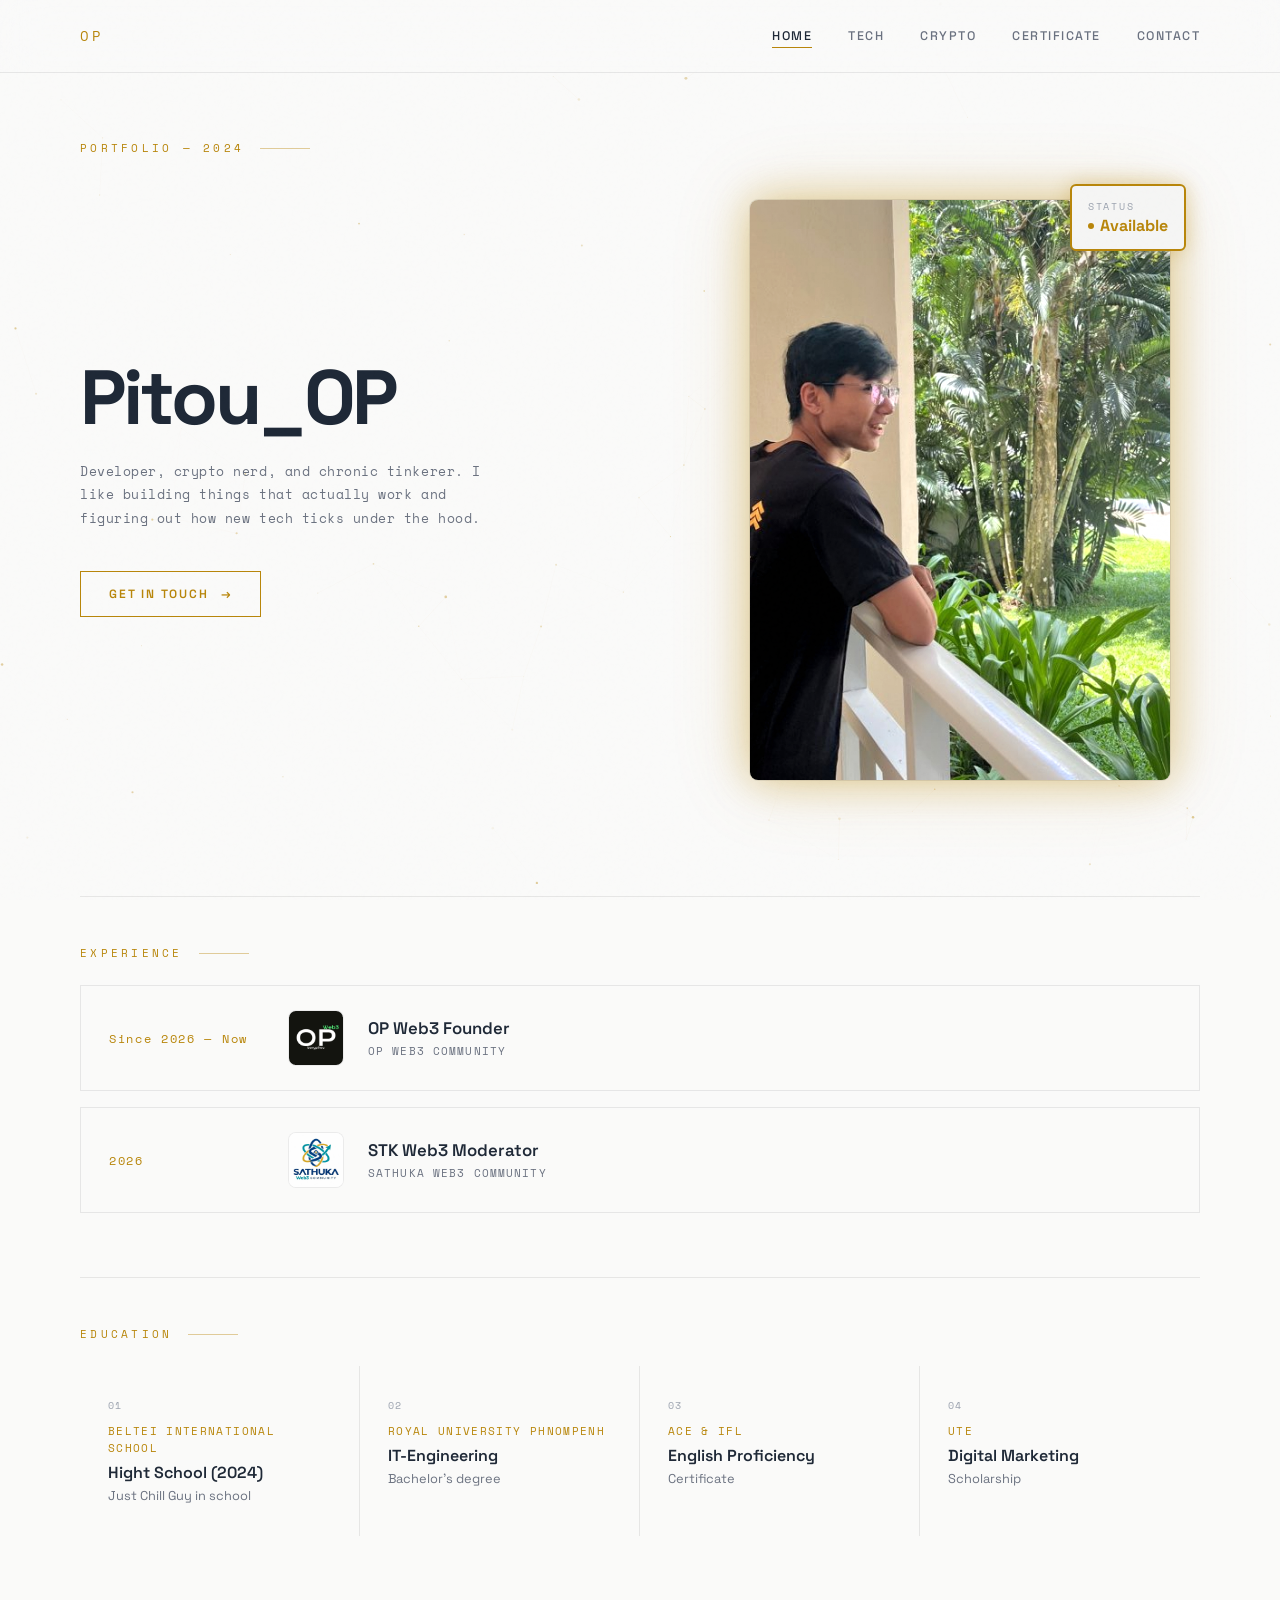
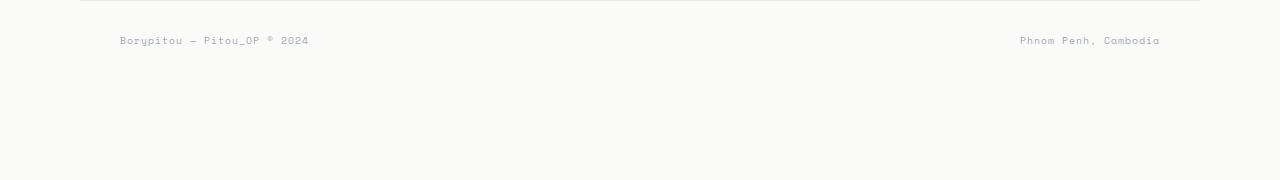
<file: index.html>
<!DOCTYPE html>
<html lang="en">
<head>
  <meta charset="UTF-8">
  <meta name="viewport" content="width=device-width, initial-scale=1.0">
  <title>Borypitou — Home</title>
  <link rel="preconnect" href="https://fonts.googleapis.com">
  <link rel="preconnect" href="https://fonts.gstatic.com" crossorigin>
  <link href="https://fonts.googleapis.com/css2?family=Space+Grotesk:wght@300;400;500;600;700&family=Space+Mono:wght@400;700&display=swap" rel="stylesheet">
  <style>
    *, *::before, *::after { margin: 0; padding: 0; box-sizing: border-box; }

    :root {
      --bg: #fafaf9;
      --surface: #f5f5f4;
      --surface2: #efefed;
      --border: rgba(0,0,0,0.08);
      --border-hover: rgba(0,0,0,0.14);
      --gold: #b8860b;
      --gold-light: #daa520;
      --blue: #2563eb;
      --text: #1f2937;
      --text-2: #6b7280;
      --text-3: #9ca3af;
      --ease: cubic-bezier(0.16, 1, 0.3, 1);
    }

    html { scroll-behavior: smooth; }

    body {
      font-family: 'Space Grotesk', sans-serif;
      background: var(--bg);
      color: var(--text);
      overflow-x: hidden;
      min-height: 100vh;
    }

    body::before {
      content: '';
      position: fixed;
      inset: 0;
      background-image: url("data:image/svg+xml,%3Csvg viewBox='0 0 256 256' xmlns='http://www.w3.org/2000/svg'%3E%3Cfilter id='n'%3E%3CfeTurbulence type='fractalNoise' baseFrequency='0.9' numOctaves='4' stitchTiles='stitch'/%3E%3C/filter%3E%3Crect width='100%25' height='100%25' filter='url(%23n)' opacity='0.04'/%3E%3C/svg%3E");
      pointer-events: none;
      z-index: 9999;
      opacity: 0.15;
    }

    #canvas {
      position: fixed;
      inset: 0;
      z-index: 0;
      pointer-events: none;
    }

    /* NAV */
    nav {
      position: fixed;
      top: 0; left: 0; right: 0;
      z-index: 100;
      padding: 1.5rem 0;
      border-bottom: 1px solid var(--border);
      background: rgba(250,250,249,0.85);
      backdrop-filter: blur(20px) saturate(1.5);
    }

    .nav-inner {
      max-width: 1200px;
      margin: 0 auto;
      padding: 0 2.5rem;
      display: flex;
      justify-content: space-between;
      align-items: center;
      gap: 1.5rem;
      position: relative;
    }

    .nav-logo {
      font-family: 'Space Mono', monospace;
      font-size: 0.85rem;
      letter-spacing: 0.2em;
      color: var(--gold);
      text-transform: uppercase;
      text-decoration: none;
      flex-shrink: 0;
    }

    .nav-links {
      display: flex;
      flex-wrap: wrap;
      gap: 2.25rem;
      list-style: none;
      align-items: center;
    }

    .nav-links a {
      font-size: 0.78rem;
      letter-spacing: 0.12em;
      text-transform: uppercase;
      font-weight: 500;
      color: var(--text-2);
      text-decoration: none;
      transition: color 0.25s;
      position: relative;
      padding-bottom: 4px;
      display: inline-flex;
      align-items: center;
      gap: 0.4rem;
    }

    .nav-links a::after {
      content: '';
      position: absolute;
      bottom: 0; left: 0; right: 0;
      height: 1px;
      background: var(--gold);
      transform: scaleX(0);
      transform-origin: left;
      transition: transform 0.3s var(--ease);
    }

    .nav-links a:hover { color: var(--text); }
    .nav-links a:hover::after,
    .nav-links a.active::after { transform: scaleX(1); }
    .nav-links a.active { color: var(--text); }

    .nav-toggle {
      display: none;
      flex-direction: column;
      justify-content: center;
      align-items: center;
      gap: 5px;
      width: 42px;
      height: 42px;
      background: transparent;
      border: 1px solid var(--border);
      border-radius: 4px;
      cursor: pointer;
      padding: 0;
      transition: border-color 0.25s;
    }

    .nav-toggle:hover { border-color: var(--gold); }

    .nav-toggle span {
      display: block;
      width: 18px;
      height: 1.5px;
      background: var(--text);
      transition: transform 0.3s var(--ease), opacity 0.2s;
    }

    .nav-toggle[aria-expanded="true"] span:nth-child(1) { transform: translateY(6.5px) rotate(45deg); }
    .nav-toggle[aria-expanded="true"] span:nth-child(2) { opacity: 0; }
    .nav-toggle[aria-expanded="true"] span:nth-child(3) { transform: translateY(-6.5px) rotate(-45deg); }

    /* PAGE */
    .page-wrap {
      position: relative;
      z-index: 1;
      max-width: 1200px;
      margin: 0 auto;
      padding: 140px 2.5rem 100px;
    }

    .section-label {
      font-family: 'Space Mono', monospace;
      font-size: 0.68rem;
      letter-spacing: 0.3em;
      text-transform: uppercase;
      color: var(--gold);
      margin-bottom: 1.5rem;
      display: flex;
      align-items: center;
      gap: 1rem;
    }

    .section-label::after {
      content: '';
      width: 50px;
      height: 1px;
      background: var(--gold);
      opacity: 0.4;
    }

    /* HERO */
    .hero-grid {
      display: grid;
      grid-template-columns: 1fr 480px;
      gap: 5rem;
      align-items: center;
      min-height: calc(100vh - 280px);
    }

    .hero-name {
      font-size: clamp(3.5rem, 6vw, 6.5rem);
      font-weight: 700;
      line-height: 0.9;
      letter-spacing: -0.04em;
      margin-bottom: 1.75rem;
    }

    .hero-name .line1 { display: block; color: var(--text); }
    .hero-name .line2 {
      display: block;
      color: transparent;
      -webkit-text-stroke: 1.5px var(--gold);
    }
    .hero-name .line3 {
      display: block;
      font-size: 0.28em;
      color: var(--text-2);
      -webkit-text-stroke: 0;
      letter-spacing: 0.15em;
      font-weight: 400;
      font-family: 'Space Mono', monospace;
      margin-top: 0.8rem;
    }

    .hero-tagline {
      font-family: 'Space Mono', monospace;
      font-size: 0.82rem;
      color: var(--text-2);
      letter-spacing: 0.04em;
      margin-bottom: 2.5rem;
      line-height: 1.8;
      max-width: 440px;
    }

    .hero-tagline strong { color: var(--gold); font-weight: 400; }

    .hero-cta {
      display: inline-flex;
      align-items: center;
      gap: 0.75rem;
      padding: 0.9rem 1.75rem;
      border: 1px solid var(--gold);
      color: var(--gold);
      text-decoration: none;
      font-size: 0.75rem;
      letter-spacing: 0.15em;
      text-transform: uppercase;
      font-weight: 600;
      transition: all 0.35s var(--ease);
      position: relative;
      overflow: hidden;
    }

    .hero-cta::before {
      content: '';
      position: absolute;
      inset: 0;
      background: var(--gold);
      transform: translateX(-100%);
      transition: transform 0.35s var(--ease);
    }

    .hero-cta:hover::before { transform: translateX(0); }
    .hero-cta:hover { color: var(--bg); }
    .hero-cta span { position: relative; z-index: 1; }

    /* PROFILE IMAGE */
    .hero-visual {
      position: relative;
      height: 580px;
      display: flex;
      align-items: center;
      justify-content: center;
    }

    .profile-frame {
      position: relative;
      width: 100%;
      height: 100%;
      max-width: 420px;
      perspective: 1000px;
    }

    .profile-frame-inner {
      position: relative;
      width: 100%;
      height: 100%;
      border-radius: 8px;
      overflow: hidden;
      box-shadow: 0 0 0 1px var(--border),
                  0 0 40px rgba(184, 134, 11, 0.4),
                  0 0 80px rgba(184, 134, 11, 0.2),
                  inset 0 0 20px rgba(184, 134, 11, 0.1);
      animation: glowPulse 3s ease-in-out infinite;
    }

    @keyframes glowPulse {
      0%, 100% {
        box-shadow: 0 0 0 1px var(--border),
                    0 0 40px rgba(184, 134, 11, 0.4),
                    0 0 80px rgba(184, 134, 11, 0.2),
                    inset 0 0 20px rgba(184, 134, 11, 0.1);
      }
      50% {
        box-shadow: 0 0 0 1px var(--border),
                    0 0 60px rgba(184, 134, 11, 0.6),
                    0 0 100px rgba(184, 134, 11, 0.3),
                    inset 0 0 30px rgba(184, 134, 11, 0.15);
      }
    }

    .profile-frame img {
      width: 100%;
      height: 100%;
      object-fit: cover;
      object-position: center;
      display: block;
      filter: grayscale(10%) contrast(1.1) brightness(1.02);
      transition: filter 0.5s;
    }

    .hero-visual:hover .profile-frame img {
      filter: grayscale(0%) contrast(1.15) brightness(1.05);
    }

    .profile-badge {
      position: absolute;
      top: -1rem; right: -1rem;
      background: var(--surface);
      border: 2px solid var(--gold);
      padding: 0.8rem 1rem;
      backdrop-filter: blur(10px);
      z-index: 2;
      border-radius: 6px;
      box-shadow: 0 0 20px rgba(184, 134, 11, 0.3);
    }

    .badge-label {
      font-family: 'Space Mono', monospace;
      font-size: 0.6rem;
      letter-spacing: 0.2em;
      color: var(--text-3);
      text-transform: uppercase;
    }

    .badge-value {
      font-size: 1rem;
      font-weight: 700;
      color: var(--gold);
      margin-top: 0.15rem;
      display: flex;
      align-items: center;
      gap: 0.4rem;
    }

    .badge-dot {
      width: 6px;
      height: 6px;
      border-radius: 50%;
      background: var(--gold);
      animation: blink 2s ease-in-out infinite;
    }

    @keyframes blink {
      0%, 100% { opacity: 1; }
      50% { opacity: 0.3; }
    }

    /* EXPERIENCE */
    .exp-strip {
      margin-top: 6rem;
      padding-top: 3rem;
      border-top: 1px solid var(--border);
    }

    .exp-list {
      display: flex;
      flex-direction: column;
      gap: 1rem;
    }

    .exp-item {
      display: flex;
      align-items: center;
      gap: 1.5rem;
      padding: 1.5rem 1.75rem;
      border: 1px solid var(--border);
      background: rgba(250, 250, 249, 0.7);
      position: relative;
      transition: background 0.3s, border-color 0.3s;
    }

    .exp-item:hover {
      background: rgba(200, 169, 110, 0.04);
      border-color: var(--border-hover);
    }

    .exp-item::before {
      content: '';
      position: absolute;
      top: 0; left: 0; right: 0;
      height: 2px;
      background: var(--gold);
      transform: scaleX(0);
      transform-origin: left;
      transition: transform 0.4s var(--ease);
    }

    .exp-item:hover::before { transform: scaleX(1); }

    .exp-year {
      font-family: 'Space Mono', monospace;
      font-size: 0.75rem;
      letter-spacing: 0.14em;
      color: var(--gold);
      min-width: 155px;
      flex-shrink: 0;
    }

    .exp-logo {
      width: 56px;
      height: 56px;
      border-radius: 8px;
      border: 1px solid var(--border);
      background: #ffffff;
      object-fit: cover;
      flex-shrink: 0;
    }

    .exp-info {
      display: flex;
      flex-direction: column;
      gap: 0.2rem;
    }

    .exp-role {
      font-size: 1.05rem;
      font-weight: 600;
      color: var(--text);
    }

    .exp-org {
      font-family: 'Space Mono', monospace;
      font-size: 0.7rem;
      letter-spacing: 0.1em;
      color: var(--text-2);
      text-transform: uppercase;
    }

    /* EDUCATION */
    .edu-strip {
      margin-top: 4rem;
      padding-top: 3rem;
      border-top: 1px solid var(--border);
    }

    .edu-grid {
      display: grid;
      grid-template-columns: repeat(4, 1fr);
    }

    .edu-item {
      padding: 2rem 1.75rem;
      border-right: 1px solid var(--border);
      position: relative;
      transition: background 0.3s;
    }

    .edu-item:last-child { border-right: none; }
    .edu-item:hover { background: rgba(200,169,110,0.03); }

    .edu-item::before {
      content: '';
      position: absolute;
      top: 0; left: 0; right: 0;
      height: 2px;
      background: var(--gold);
      transform: scaleX(0);
      transform-origin: left;
      transition: transform 0.4s var(--ease);
    }

    .edu-item:hover::before { transform: scaleX(1); }

    .edu-num {
      font-family: 'Space Mono', monospace;
      font-size: 0.6rem;
      color: var(--text-3);
      letter-spacing: 0.15em;
      margin-bottom: 0.6rem;
    }

    .edu-inst {
      font-size: 0.7rem;
      font-family: 'Space Mono', monospace;
      letter-spacing: 0.12em;
      color: var(--gold);
      text-transform: uppercase;
      margin-bottom: 0.4rem;
    }

    .edu-name {
      font-size: 1rem;
      font-weight: 600;
      color: var(--text);
      margin-bottom: 0.25rem;
    }

    .edu-detail {
      font-size: 0.8rem;
      color: var(--text-2);
    }

    /* FADE ANIMATION */
    .fade-up {
      opacity: 0;
      transform: translateY(28px);
      transition: opacity 0.7s var(--ease), transform 0.7s var(--ease);
    }

    .fade-up.v { opacity: 1; transform: translateY(0); }

    /* FOOTER */
    footer {
      border-top: 1px solid var(--border);
      padding: 2rem 2.5rem;
      display: flex;
      justify-content: space-between;
      align-items: center;
      flex-wrap: wrap;
      gap: 0.75rem;
      max-width: 1200px;
      margin: 4rem auto 0;
    }

    footer span {
      font-family: 'Space Mono', monospace;
      font-size: 0.62rem;
      color: var(--text-3);
      letter-spacing: 0.1em;
    }

    /* RESPONSIVE */
    @media (max-width: 960px) {
      .nav-inner { padding: 0 1.5rem; }
      .nav-links { gap: 1.4rem; }
      .hero-grid { grid-template-columns: 1fr; gap: 3rem; }
      .hero-visual { height: 400px; order: -1; }
      .edu-grid { grid-template-columns: repeat(2, 1fr); }
      .edu-item:nth-child(2) { border-right: none; }
      .edu-item:nth-child(1),
      .edu-item:nth-child(2) { border-bottom: 1px solid var(--border); }
    }

    @media (max-width: 768px) {
      nav { padding: 1rem 0; }
      .nav-toggle { display: flex; }
      .nav-links {
        display: none;
        position: absolute;
        top: calc(100% + 1rem + 1px);
        left: 0;
        right: 0;
        flex-direction: column;
        align-items: stretch;
        gap: 0;
        background: rgba(250, 250, 249, 0.97);
        backdrop-filter: blur(20px) saturate(1.5);
        border-bottom: 1px solid var(--border);
        padding: 0.5rem 1.5rem 1rem;
        box-shadow: 0 12px 30px rgba(0, 0, 0, 0.06);
      }
      .nav-links.open { display: flex; }
      .nav-links li { width: 100%; }
      .nav-links a {
        width: 100%;
        padding: 0.9rem 0;
        border-bottom: 1px solid var(--border);
        justify-content: space-between;
      }
      .nav-links li:last-child a { border-bottom: none; }
      .nav-links a::after { display: none; }
      .nav-links a.active { color: var(--gold); }
    }

    @media (max-width: 600px) {
      .page-wrap { padding: 110px 1.5rem 80px; }
      .exp-item { flex-wrap: wrap; gap: 1rem; padding: 1.25rem; }
      .exp-year { min-width: 0; width: 100%; }
      .edu-grid { grid-template-columns: 1fr; }
      .edu-item { border-right: none; border-bottom: 1px solid var(--border); }
      .edu-item:last-child { border-bottom: none; }
    }
  </style>
</head>
<body>

<canvas id="canvas"></canvas>

<nav aria-label="Primary">
  <div class="nav-inner">
    <a href="index.html" class="nav-logo">OP</a>
    <button type="button" class="nav-toggle" aria-expanded="false" aria-controls="nav-menu" aria-label="Toggle navigation">
      <span></span>
      <span></span>
      <span></span>
    </button>
    <ul class="nav-links" id="nav-menu">
      <li><a href="index.html" class="active" aria-current="page">Home</a></li>
      <li><a href="tech.html">Tech</a></li>
      <li><a href="crypto.html">Crypto</a></li>
      <li><a href="certificate.html">Certificate</a></li>
      <li><a href="contact.html">Contact</a></li>
    </ul>
  </div>
</nav>

<div class="page-wrap">
  <div class="section-label">Portfolio — 2024</div>

  <div class="hero-grid">
    <div class="hero-content">
      <h1 class="hero-name fade-up">
        <span class="line1">Pitou_OP</span>
      </h1>
      <p class="hero-tagline fade-up">
        Developer, crypto nerd, and chronic tinkerer. I like building things that actually work and figuring out how new tech ticks under the hood.
      </p>
      <a href="contact.html" class="hero-cta fade-up">
        <span>Get in touch</span>
        <span>&#x2192;</span>
      </a>
    </div>

    <div class="hero-visual fade-up">
      <div class="profile-frame">
        <div class="profile-frame-inner">
          <img src="images/profile/photo.jpg" alt="Borypitou">
        </div>
        <div class="profile-badge">
          <div class="badge-label">Status</div>
          <div class="badge-value">
            <div class="badge-dot"></div>
            Available
          </div>
        </div>
      </div>
    </div>
  </div>

  <div class="exp-strip fade-up">
    <div class="section-label">Experience</div>
    <div class="exp-list">
      <div class="exp-item">
        <div class="exp-year">Since 2026 &mdash; Now</div>
        <img src="images/logo/opweb3_logo.jpg" alt="OP Web3 Community logo" class="exp-logo">
        <div class="exp-info">
          <div class="exp-role">OP Web3 Founder</div>
          <div class="exp-org">OP Web3 Community</div>
        </div>
      </div>
      <div class="exp-item">
        <div class="exp-year">2026</div>
        <img src="images/logo/stkweb3_logo.jpg" alt="STK Web3 Community logo" class="exp-logo">
        <div class="exp-info">
          <div class="exp-role">STK Web3 Moderator</div>
          <div class="exp-org">Sathuka Web3 Community</div>
        </div>
      </div>
    </div>
  </div>

  <div class="edu-strip fade-up">
    <div class="section-label">Education</div>
    <div class="edu-grid">
      <div class="edu-item">
        <div class="edu-num">01</div>
        <div class="edu-inst">Beltei international school</div>
        <div class="edu-name">Hight School (2024)</div>
        <div class="edu-detail">Just Chill Guy in school</div>
      </div>
      <div class="edu-item">
        <div class="edu-num">02</div>
        <div class="edu-inst">Royal University PhnomPenh</div>
        <div class="edu-name">IT-Engineering</div>
        <div class="edu-detail">Bachelor's degree</div>
      </div>
      <div class="edu-item">
        <div class="edu-num">03</div>
        <div class="edu-inst">ACE &amp; IFL</div>
        <div class="edu-name">English Proficiency</div>
        <div class="edu-detail">Certificate</div>
      </div>
      <div class="edu-item">
        <div class="edu-num">04</div>
        <div class="edu-inst">UTE</div>
        <div class="edu-name">Digital Marketing</div>
        <div class="edu-detail">Scholarship</div>
      </div>
    </div>
  </div>

  <footer>
    <span>Borypitou &mdash; Pitou_OP &copy; 2024</span>
    <span>Phnom Penh, Cambodia</span>
  </footer>
</div>

<script>
  // Particle canvas
  const canvas = document.getElementById('canvas');
  const ctx = canvas.getContext('2d');
  let W, H, particles = [];

  function resize() { W = canvas.width = window.innerWidth; H = canvas.height = window.innerHeight; }
  resize();
  window.addEventListener('resize', resize);

  class P {
    constructor() { this.reset(); }
    reset() {
      this.x = Math.random() * W; this.y = Math.random() * H;
      this.r = Math.random() * 1.2 + 0.3;
      this.vx = (Math.random() - 0.5) * 0.3; this.vy = (Math.random() - 0.5) * 0.3;
      this.a = Math.random() * 0.35 + 0.05;
    }
    update() {
      this.x += this.vx; this.y += this.vy;
      if (this.x < 0 || this.x > W || this.y < 0 || this.y > H) this.reset();
    }
    draw() {
      ctx.beginPath(); ctx.arc(this.x, this.y, this.r, 0, Math.PI * 2);
      ctx.fillStyle = `rgba(184,134,11,${this.a})`; ctx.fill();
    }
  }

  for (let i = 0; i < 80; i++) particles.push(new P());

  function loop() {
    ctx.clearRect(0, 0, W, H);
    particles.forEach(p => { p.update(); p.draw(); });
    for (let i = 0; i < particles.length; i++) {
      for (let j = i + 1; j < particles.length; j++) {
        const dx = particles[i].x - particles[j].x, dy = particles[i].y - particles[j].y;
        const d = Math.sqrt(dx*dx + dy*dy);
        if (d < 120) {
          ctx.beginPath(); ctx.moveTo(particles[i].x, particles[i].y); ctx.lineTo(particles[j].x, particles[j].y);
          ctx.strokeStyle = `rgba(184,134,11,${0.07 * (1 - d/120)})`; ctx.lineWidth = 0.5; ctx.stroke();
        }
      }
    }
    requestAnimationFrame(loop);
  }
  loop();

  // Fade in
  const obs = new IntersectionObserver(entries => {
    entries.forEach(e => { if (e.isIntersecting) e.target.classList.add('v'); });
  }, { threshold: 0.08 });
  document.querySelectorAll('.fade-up').forEach(el => obs.observe(el));

  // Mobile nav toggle
  const navToggle = document.querySelector('.nav-toggle');
  const navMenu = document.getElementById('nav-menu');
  if (navToggle && navMenu) {
    const closeMenu = () => {
      navToggle.setAttribute('aria-expanded', 'false');
      navMenu.classList.remove('open');
    };
    navToggle.addEventListener('click', () => {
      const expanded = navToggle.getAttribute('aria-expanded') === 'true';
      navToggle.setAttribute('aria-expanded', String(!expanded));
      navMenu.classList.toggle('open', !expanded);
    });
    navMenu.querySelectorAll('a').forEach(link => link.addEventListener('click', closeMenu));
    document.addEventListener('click', e => {
      if (!e.target.closest('nav')) closeMenu();
    });
    document.addEventListener('keydown', e => {
      if (e.key === 'Escape') closeMenu();
    });
    window.addEventListener('resize', () => {
      if (window.innerWidth > 768) closeMenu();
    });
  }
</script>
</body>
</html>
</file>
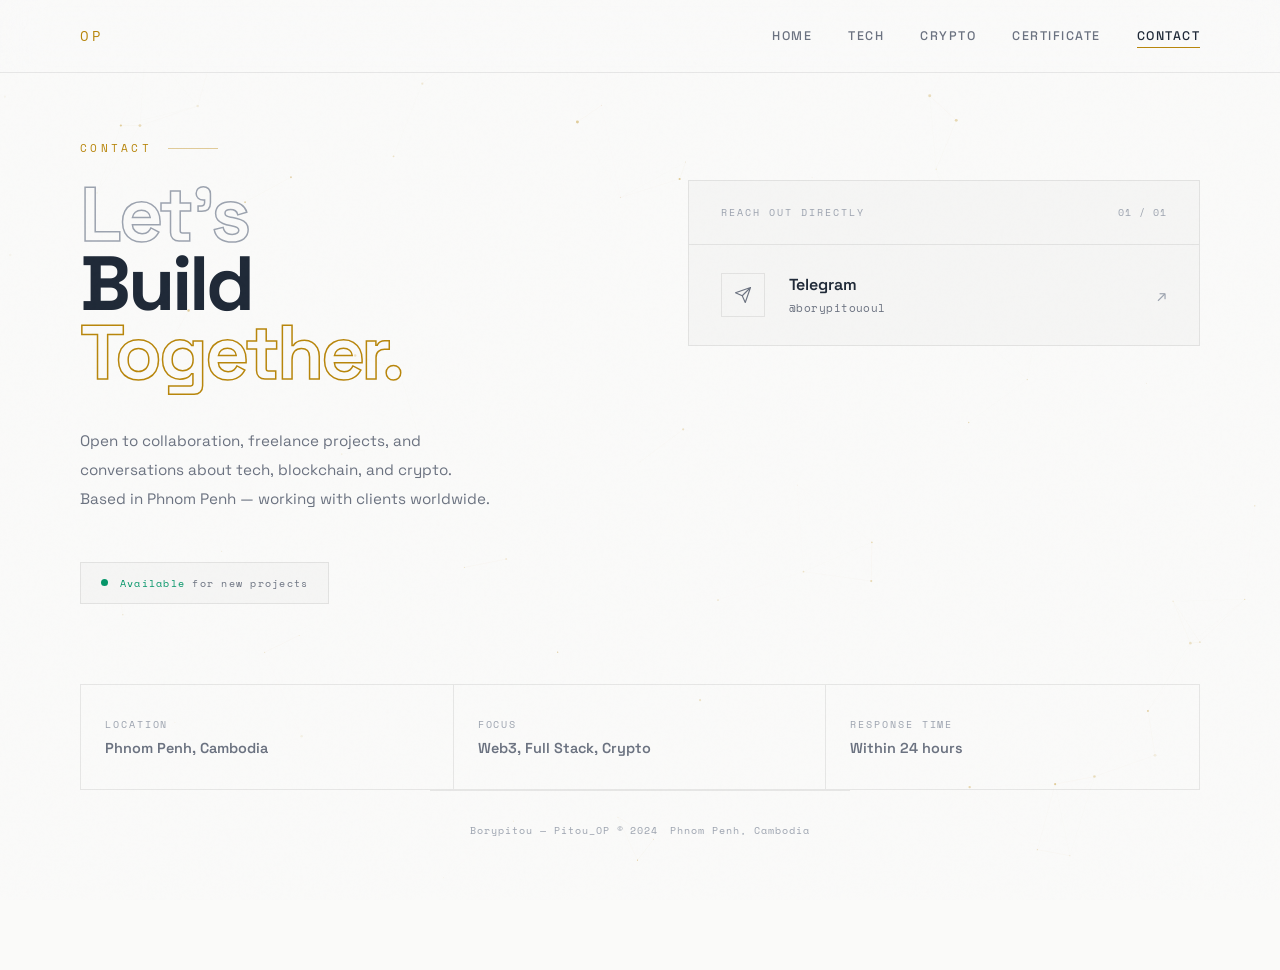
<file: contact.html>
<!DOCTYPE html>
<html lang="en">
<head>
  <meta charset="UTF-8">
  <meta name="viewport" content="width=device-width, initial-scale=1.0">
  <title>Borypitou — Contact</title>
  <link rel="preconnect" href="https://fonts.googleapis.com">
  <link rel="preconnect" href="https://fonts.gstatic.com" crossorigin>
  <link href="https://fonts.googleapis.com/css2?family=Space+Grotesk:wght@300;400;500;600;700&family=Space+Mono:wght@400;700&display=swap" rel="stylesheet">
  <style>
    *, *::before, *::after { margin: 0; padding: 0; box-sizing: border-box; }

    :root {
      --bg: #fafaf9;
      --surface: #f5f5f4;
      --surface2: #efefed;
      --border: rgba(0,0,0,0.08);
      --border-hover: rgba(0,0,0,0.14);
      --gold: #b8860b;
      --blue: #2563eb;
      --text: #1f2937;
      --text-2: #6b7280;
      --text-3: #9ca3af;
      --green: #059669;
      --ease: cubic-bezier(0.16, 1, 0.3, 1);
    }

    html { scroll-behavior: smooth; }
    body {
      font-family: 'Space Grotesk', sans-serif;
      background: var(--bg); color: var(--text);
      overflow-x: hidden; min-height: 100vh;
    }

    body::before {
      content: ''; position: fixed; inset: 0;
      background-image: url("data:image/svg+xml,%3Csvg viewBox='0 0 256 256' xmlns='http://www.w3.org/2000/svg'%3E%3Cfilter id='n'%3E%3CfeTurbulence type='fractalNoise' baseFrequency='0.9' numOctaves='4' stitchTiles='stitch'/%3E%3C/filter%3E%3Crect width='100%25' height='100%25' filter='url(%23n)' opacity='0.04'/%3E%3C/svg%3E");
      pointer-events: none; z-index: 9999; opacity: 0.4;
    }

    #canvas { position: fixed; inset: 0; z-index: 0; pointer-events: none; }

    nav {
      position: fixed; top: 0; left: 0; right: 0; z-index: 100;
      padding: 1.5rem 0; border-bottom: 1px solid var(--border);
      background: rgba(250,250,249,0.85); backdrop-filter: blur(20px) saturate(1.5);
    }

    .nav-inner {
      max-width: 1200px; margin: 0 auto; padding: 0 2.5rem;
      display: flex; justify-content: space-between; align-items: center; gap: 1.5rem;
      position: relative;
    }

    .nav-logo {
      font-family: 'Space Mono', monospace; font-size: 0.85rem;
      letter-spacing: 0.2em; color: var(--gold); text-transform: uppercase; text-decoration: none;
      flex-shrink: 0;
    }

    .nav-links { display: flex; flex-wrap: wrap; gap: 2.25rem; list-style: none; align-items: center; }

    .nav-links a {
      font-size: 0.78rem; letter-spacing: 0.12em; text-transform: uppercase;
      font-weight: 500; color: var(--text-2); text-decoration: none;
      transition: color 0.25s; position: relative; padding-bottom: 4px;
      display: inline-flex; align-items: center; gap: 0.4rem;
    }

    .nav-links a::after {
      content: ''; position: absolute; bottom: 0; left: 0; right: 0;
      height: 1px; background: var(--gold);
      transform: scaleX(0); transform-origin: left; transition: transform 0.3s var(--ease);
    }

    .nav-links a:hover { color: var(--text); }
    .nav-links a:hover::after, .nav-links a.active::after { transform: scaleX(1); }
    .nav-links a.active { color: var(--text); }

    .nav-toggle {
      display: none;
      flex-direction: column;
      justify-content: center;
      align-items: center;
      gap: 5px;
      width: 42px;
      height: 42px;
      background: transparent;
      border: 1px solid var(--border);
      border-radius: 4px;
      cursor: pointer;
      padding: 0;
      transition: border-color 0.25s;
    }

    .nav-toggle:hover { border-color: var(--gold); }

    .nav-toggle span {
      display: block;
      width: 18px;
      height: 1.5px;
      background: var(--text);
      transition: transform 0.3s var(--ease), opacity 0.2s;
    }

    .nav-toggle[aria-expanded="true"] span:nth-child(1) { transform: translateY(6.5px) rotate(45deg); }
    .nav-toggle[aria-expanded="true"] span:nth-child(2) { opacity: 0; }
    .nav-toggle[aria-expanded="true"] span:nth-child(3) { transform: translateY(-6.5px) rotate(-45deg); }

    .page-wrap {
      position: relative; z-index: 1;
      max-width: 1200px; margin: 0 auto;
      padding: 140px 2.5rem 100px;
      min-height: 100vh;
      display: flex; flex-direction: column; justify-content: center;
    }

    .section-label {
      font-family: 'Space Mono', monospace; font-size: 0.68rem;
      letter-spacing: 0.3em; text-transform: uppercase; color: var(--gold);
      margin-bottom: 1.5rem; display: flex; align-items: center; gap: 1rem;
    }

    .section-label::after {
      content: ''; width: 50px; height: 1px; background: var(--gold); opacity: 0.4;
    }

    /* MAIN GRID */
    .contact-grid {
      display: grid;
      grid-template-columns: 1fr 1fr;
      gap: 6rem;
      align-items: start;
      margin-bottom: 5rem;
    }

    /* LEFT */
    .contact-headline {
      font-size: clamp(3.5rem, 6vw, 6rem);
      font-weight: 700;
      letter-spacing: -0.04em;
      line-height: 0.9;
      margin-bottom: 2.5rem;
    }

    .contact-headline .stroke {
      color: transparent;
      -webkit-text-stroke: 1.5px var(--text-3);
    }

    .contact-headline .gold-stroke {
      color: transparent;
      -webkit-text-stroke: 1.5px var(--gold);
    }

    .contact-sub {
      color: var(--text-2); line-height: 1.9; font-size: 0.95rem;
      max-width: 420px; margin-bottom: 3rem;
    }

    .availability {
      display: inline-flex; align-items: center; gap: 0.75rem;
      border: 1px solid var(--border);
      padding: 0.75rem 1.25rem;
      background: var(--surface);
    }

    .avail-dot {
      width: 7px; height: 7px; border-radius: 50%;
      background: var(--green); animation: blink 2s ease-in-out infinite;
    }

    @keyframes blink { 0%,100%{opacity:1} 50%{opacity:0.15} }

    .avail-text {
      font-family: 'Space Mono', monospace; font-size: 0.65rem;
      color: var(--text-2); letter-spacing: 0.12em;
    }

    .avail-text strong { color: var(--green); font-weight: 400; }

    /* RIGHT — CONTACT CARD */
    .contact-card {
      background: var(--surface);
      border: 1px solid var(--border);
      padding: 0;
      overflow: hidden;
    }

    .card-header {
      padding: 1.5rem 2rem;
      border-bottom: 1px solid var(--border);
      display: flex; justify-content: space-between; align-items: center;
    }

    .card-header-label {
      font-family: 'Space Mono', monospace; font-size: 0.62rem;
      letter-spacing: 0.2em; color: var(--text-3); text-transform: uppercase;
    }

    .card-header-num {
      font-family: 'Space Mono', monospace; font-size: 0.62rem;
      color: var(--text-3); letter-spacing: 0.1em;
    }

    .contact-link-item {
      display: flex; align-items: center; gap: 1.5rem;
      padding: 1.75rem 2rem;
      border-bottom: 1px solid var(--border);
      text-decoration: none; color: var(--text);
      transition: all 0.3s var(--ease);
      position: relative; overflow: hidden;
    }

    .contact-link-item:last-child { border-bottom: none; }

    .contact-link-item::before {
      content: '';
      position: absolute; inset: 0;
      background: rgba(200,169,110,0.04);
      transform: translateX(-100%);
      transition: transform 0.4s var(--ease);
    }

    .contact-link-item:hover::before { transform: translateX(0); }

    .cl-icon {
      width: 44px; height: 44px;
      border: 1px solid var(--border);
      display: flex; align-items: center; justify-content: center;
      flex-shrink: 0; position: relative; z-index: 1;
      transition: border-color 0.3s, background 0.3s;
    }

    .contact-link-item:hover .cl-icon {
      border-color: var(--gold);
      background: rgba(200,169,110,0.06);
    }

    .cl-icon svg { width: 18px; height: 18px; color: var(--text-2); transition: color 0.3s; }
    .contact-link-item:hover .cl-icon svg { color: var(--gold); }

    .cl-info { flex: 1; position: relative; z-index: 1; }

    .cl-label {
      font-size: 1rem; font-weight: 600; color: var(--text);
      margin-bottom: 0.2rem; transition: color 0.3s;
    }

    .contact-link-item:hover .cl-label { color: var(--gold); }

    .cl-handle {
      font-family: 'Space Mono', monospace; font-size: 0.7rem;
      color: var(--text-2); letter-spacing: 0.04em;
    }

    .cl-arrow {
      font-size: 1rem; color: var(--text-3);
      position: relative; z-index: 1;
      transition: transform 0.3s var(--ease), color 0.3s;
    }

    .contact-link-item:hover .cl-arrow {
      transform: translate(4px, -4px);
      color: var(--gold);
    }

    /* BOTTOM STRIP */
    .bottom-strip {
      border: 1px solid var(--border);
      display: grid;
      grid-template-columns: repeat(3, 1fr);
    }

    .strip-item {
      padding: 2rem 1.5rem;
      border-right: 1px solid var(--border);
    }

    .strip-item:last-child { border-right: none; }

    .strip-label {
      font-family: 'Space Mono', monospace; font-size: 0.6rem;
      letter-spacing: 0.2em; color: var(--text-3); text-transform: uppercase;
      margin-bottom: 0.5rem;
    }

    .strip-value {
      font-size: 0.9rem; font-weight: 600; color: var(--text-2);
    }

    /* FADE */
    .fade-up { opacity: 0; transform: translateY(28px); transition: opacity 0.7s var(--ease), transform 0.7s var(--ease); }
    .fade-up.v { opacity: 1; transform: translateY(0); }

    footer {
      border-top: 1px solid var(--border); padding: 2rem 2.5rem;
      display: flex; justify-content: space-between; align-items: center;
      flex-wrap: wrap; gap: 0.75rem;
      max-width: 1200px; margin: 0 auto;
    }

    footer span {
      font-family: 'Space Mono', monospace; font-size: 0.62rem;
      color: var(--text-3); letter-spacing: 0.1em;
    }

    @media (max-width: 900px) {
      .nav-inner { padding: 0 1.5rem; }
      .nav-links { gap: 1.4rem; }
      .contact-grid { grid-template-columns: 1fr; gap: 3rem; }
      .bottom-strip { grid-template-columns: 1fr; }
      .strip-item { border-right: none; border-bottom: 1px solid var(--border); }
      .strip-item:last-child { border-bottom: none; }
    }

    @media (max-width: 768px) {
      nav { padding: 1rem 0; }
      .nav-toggle { display: flex; }
      .nav-links {
        display: none;
        position: absolute;
        top: calc(100% + 1rem + 1px);
        left: 0;
        right: 0;
        flex-direction: column;
        align-items: stretch;
        gap: 0;
        background: rgba(250, 250, 249, 0.97);
        backdrop-filter: blur(20px) saturate(1.5);
        border-bottom: 1px solid var(--border);
        padding: 0.5rem 1.5rem 1rem;
        box-shadow: 0 12px 30px rgba(0, 0, 0, 0.06);
      }
      .nav-links.open { display: flex; }
      .nav-links li { width: 100%; }
      .nav-links a {
        width: 100%;
        padding: 0.9rem 0;
        border-bottom: 1px solid var(--border);
        justify-content: space-between;
      }
      .nav-links li:last-child a { border-bottom: none; }
      .nav-links a::after { display: none; }
      .nav-links a.active { color: var(--gold); }
    }

    @media (max-width: 600px) {
      .page-wrap { padding: 110px 1.5rem 80px; }
      .contact-headline { font-size: 3rem; }
    }
  </style>
</head>
<body>

<canvas id="canvas"></canvas>

<nav aria-label="Primary">
  <div class="nav-inner">
    <a href="index.html" class="nav-logo">OP</a>
    <button type="button" class="nav-toggle" aria-expanded="false" aria-controls="nav-menu" aria-label="Toggle navigation">
      <span></span>
      <span></span>
      <span></span>
    </button>
    <ul class="nav-links" id="nav-menu">
      <li><a href="index.html">Home</a></li>
      <li><a href="tech.html">Tech</a></li>
      <li><a href="crypto.html">Crypto</a></li>
      <li><a href="certificate.html">Certificate</a></li>
      <li><a href="contact.html" class="active" aria-current="page">Contact</a></li>
    </ul>
  </div>
</nav>

<div class="page-wrap">
  <div class="section-label">Contact</div>

  <div class="contact-grid">
    <div class="fade-up">
      <h1 class="contact-headline">
        <span class="stroke">Let's</span><br>
        Build<br>
        <span class="gold-stroke">Together.</span>
      </h1>
      <p class="contact-sub">
        Open to collaboration, freelance projects, and conversations about tech, blockchain, and crypto. Based in Phnom Penh — working with clients worldwide.
      </p>
      <div class="availability">
        <div class="avail-dot"></div>
        <span class="avail-text"><strong>Available</strong> for new projects</span>
      </div>
    </div>

    <div class="contact-card fade-up">
      <div class="card-header">
        <div class="card-header-label">Reach out directly</div>
        <div class="card-header-num">01 / 01</div>
      </div>
      <a href="https://t.me/borypitououl" class="contact-link-item" target="_blank" rel="noopener noreferrer">
        <div class="cl-icon">
          <svg viewBox="0 0 24 24" fill="none" stroke="currentColor" stroke-width="1.5" stroke-linecap="round" stroke-linejoin="round">
            <path d="M22 2L11 13M22 2L15 22l-4-9-9-4 20-7z"/>
          </svg>
        </div>
        <div class="cl-info">
          <div class="cl-label">Telegram</div>
          <div class="cl-handle">@borypitououl</div>
        </div>
        <div class="cl-arrow">&#x2197;</div>
      </a>
    </div>
  </div>

  <div class="bottom-strip fade-up">
    <div class="strip-item">
      <div class="strip-label">Location</div>
      <div class="strip-value">Phnom Penh, Cambodia</div>
    </div>
    <div class="strip-item">
      <div class="strip-label">Focus</div>
      <div class="strip-value">Web3, Full Stack, Crypto</div>
    </div>
    <div class="strip-item">
      <div class="strip-label">Response time</div>
      <div class="strip-value">Within 24 hours</div>
    </div>
  </div>

  <footer>
    <span>Borypitou &mdash; Pitou_OP &copy; 2024</span>
    <span>Phnom Penh, Cambodia</span>
  </footer>
</div>

<script>
  const canvas = document.getElementById('canvas');
  const ctx = canvas.getContext('2d');
  let W, H, particles = [];
  function resize() { W = canvas.width = window.innerWidth; H = canvas.height = window.innerHeight; }
  resize(); window.addEventListener('resize', resize);
  class P {
    constructor() { this.reset(); }
    reset() {
      this.x = Math.random()*W; this.y = Math.random()*H;
      this.r = Math.random()*1.2+0.3;
      this.vx = (Math.random()-0.5)*0.3; this.vy = (Math.random()-0.5)*0.3;
      this.a = Math.random()*0.35+0.05;
    }
    update() {
      this.x += this.vx; this.y += this.vy;
      if (this.x<0||this.x>W||this.y<0||this.y>H) this.reset();
    }
    draw() {
      ctx.beginPath(); ctx.arc(this.x,this.y,this.r,0,Math.PI*2);
      ctx.fillStyle=`rgba(184,134,11,${this.a})`; ctx.fill();
    }
  }
  for (let i=0;i<80;i++) particles.push(new P());
  function loop() {
    ctx.clearRect(0,0,W,H);
    particles.forEach(p=>{p.update();p.draw();});
    for (let i=0;i<particles.length;i++) for (let j=i+1;j<particles.length;j++) {
      const dx=particles[i].x-particles[j].x, dy=particles[i].y-particles[j].y;
      const d=Math.sqrt(dx*dx+dy*dy);
      if (d<120) {
        ctx.beginPath(); ctx.moveTo(particles[i].x,particles[i].y); ctx.lineTo(particles[j].x,particles[j].y);
        ctx.strokeStyle=`rgba(184,134,11,${0.07*(1-d/120)})`; ctx.lineWidth=0.5; ctx.stroke();
      }
    }
    requestAnimationFrame(loop);
  }
  loop();

  const obs = new IntersectionObserver(e=>e.forEach(x=>{if(x.isIntersecting)x.target.classList.add('v');}),{threshold:0.08});
  document.querySelectorAll('.fade-up').forEach(el=>obs.observe(el));

  // Mobile nav toggle
  const navToggle = document.querySelector('.nav-toggle');
  const navMenu = document.getElementById('nav-menu');
  if (navToggle && navMenu) {
    const closeMenu = () => {
      navToggle.setAttribute('aria-expanded', 'false');
      navMenu.classList.remove('open');
    };
    navToggle.addEventListener('click', () => {
      const expanded = navToggle.getAttribute('aria-expanded') === 'true';
      navToggle.setAttribute('aria-expanded', String(!expanded));
      navMenu.classList.toggle('open', !expanded);
    });
    navMenu.querySelectorAll('a').forEach(link => link.addEventListener('click', closeMenu));
    document.addEventListener('click', e => {
      if (!e.target.closest('nav')) closeMenu();
    });
    document.addEventListener('keydown', e => {
      if (e.key === 'Escape') closeMenu();
    });
    window.addEventListener('resize', () => {
      if (window.innerWidth > 768) closeMenu();
    });
  }
</script>
</body>
</html>
</file>
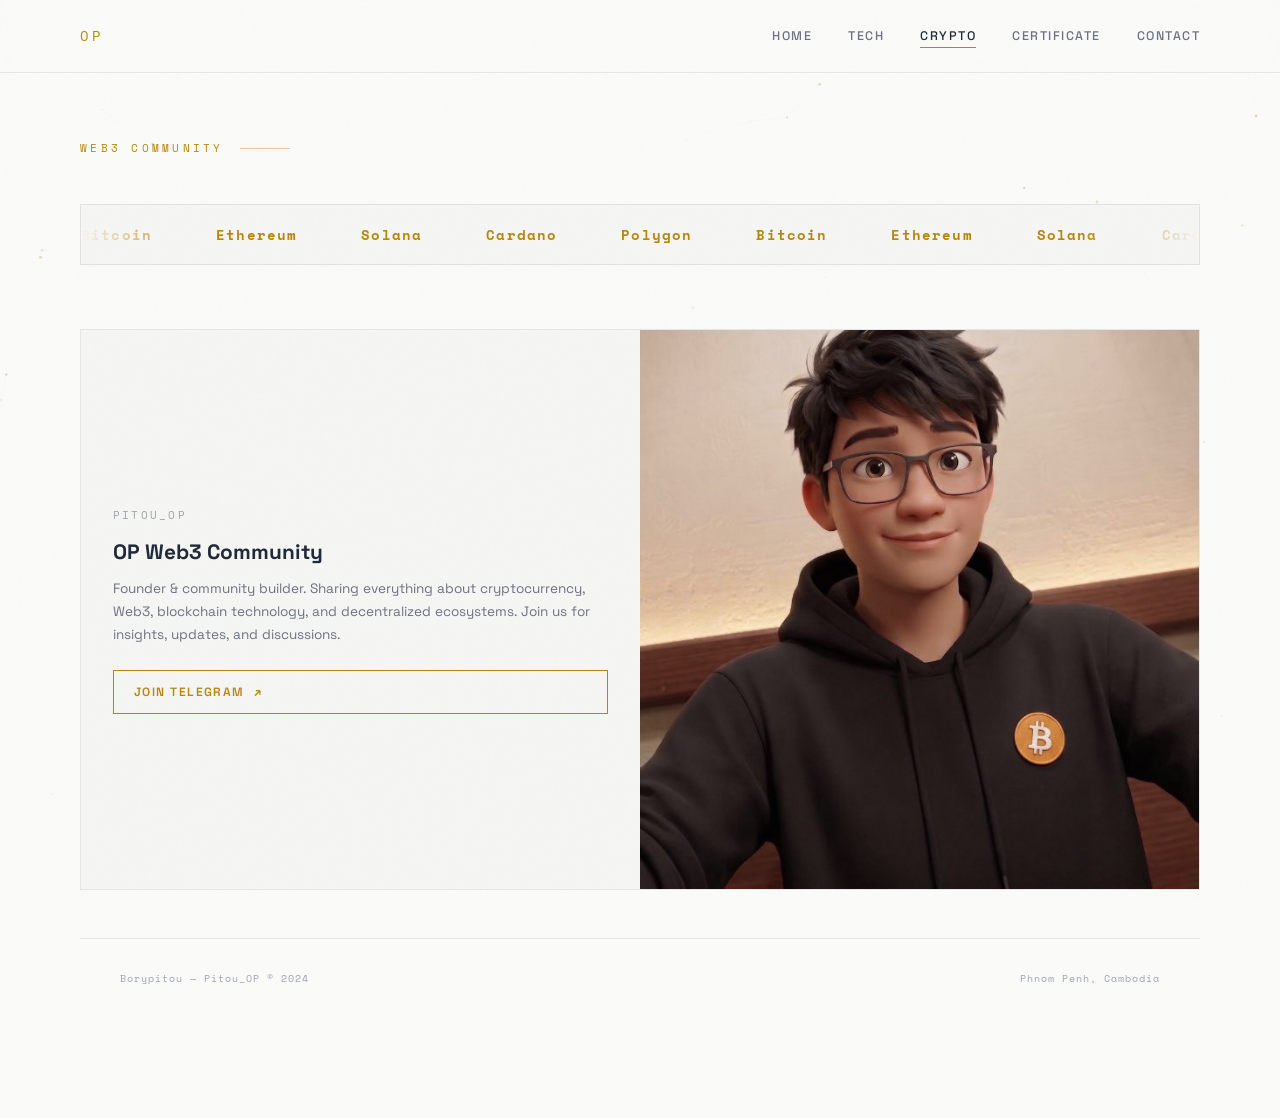
<file: crypto.html>
<!DOCTYPE html>
<html lang="en">
<head>
  <meta charset="UTF-8">
  <meta name="viewport" content="width=device-width, initial-scale=1.0">
  <title>Borypitou — Crypto</title>
  <link rel="preconnect" href="https://fonts.googleapis.com">
  <link rel="preconnect" href="https://fonts.gstatic.com" crossorigin>
  <link href="https://fonts.googleapis.com/css2?family=Space+Grotesk:wght@300;400;500;600;700&family=Space+Mono:wght@400;700&display=swap" rel="stylesheet">
  <style>
    *, *::before, *::after { margin: 0; padding: 0; box-sizing: border-box; }

    :root {
      --bg: #fafaf9;
      --surface: #f5f5f4;
      --surface2: #efefed;
      --border: rgba(0,0,0,0.08);
      --border-hover: rgba(0,0,0,0.14);
      --gold: #b8860b;
      --blue: #2563eb;
      --text: #1f2937;
      --text-2: #6b7280;
      --text-3: #9ca3af;
      --green: #059669;
      --red: #dc2626;
      --ease: cubic-bezier(0.16, 1, 0.3, 1);
    }

    html { scroll-behavior: smooth; }
    body {
      font-family: 'Space Grotesk', sans-serif;
      background: var(--bg); color: var(--text);
      overflow-x: hidden; min-height: 100vh;
    }

    body::before {
      content: ''; position: fixed; inset: 0;
      background-image: url("data:image/svg+xml,%3Csvg viewBox='0 0 256 256' xmlns='http://www.w3.org/2000/svg'%3E%3Cfilter id='n'%3E%3CfeTurbulence type='fractalNoise' baseFrequency='0.9' numOctaves='4' stitchTiles='stitch'/%3E%3C/filter%3E%3Crect width='100%25' height='100%25' filter='url(%23n)' opacity='0.04'/%3E%3C/svg%3E");
      pointer-events: none; z-index: 9999; opacity: 0.4;
    }

    #canvas { position: fixed; inset: 0; z-index: 0; pointer-events: none; }

    nav {
      position: fixed; top: 0; left: 0; right: 0; z-index: 100;
      padding: 1.5rem 0; border-bottom: 1px solid var(--border);
      background: rgba(250,250,249,0.85); backdrop-filter: blur(20px) saturate(1.5);
    }

    .nav-inner {
      max-width: 1200px; margin: 0 auto; padding: 0 2.5rem;
      display: flex; justify-content: space-between; align-items: center; gap: 1.5rem;
      position: relative;
    }

    .nav-logo {
      font-family: 'Space Mono', monospace; font-size: 0.85rem;
      letter-spacing: 0.2em; color: var(--gold); text-transform: uppercase; text-decoration: none;
      flex-shrink: 0;
    }

    .nav-links { display: flex; flex-wrap: wrap; gap: 2.25rem; list-style: none; align-items: center; }

    .nav-links a {
      font-size: 0.78rem; letter-spacing: 0.12em; text-transform: uppercase;
      font-weight: 500; color: var(--text-2); text-decoration: none;
      transition: color 0.25s; position: relative; padding-bottom: 4px;
      display: inline-flex; align-items: center; gap: 0.4rem;
    }

    .nav-links a::after {
      content: ''; position: absolute; bottom: 0; left: 0; right: 0;
      height: 1px; background: var(--gold);
      transform: scaleX(0); transform-origin: left; transition: transform 0.3s var(--ease);
    }

    .nav-links a:hover { color: var(--text); }
    .nav-links a:hover::after, .nav-links a.active::after { transform: scaleX(1); }
    .nav-links a.active { color: var(--text); }

    .nav-toggle {
      display: none;
      flex-direction: column;
      justify-content: center;
      align-items: center;
      gap: 5px;
      width: 42px;
      height: 42px;
      background: transparent;
      border: 1px solid var(--border);
      border-radius: 4px;
      cursor: pointer;
      padding: 0;
      transition: border-color 0.25s;
    }

    .nav-toggle:hover { border-color: var(--gold); }

    .nav-toggle span {
      display: block;
      width: 18px;
      height: 1.5px;
      background: var(--text);
      transition: transform 0.3s var(--ease), opacity 0.2s;
    }

    .nav-toggle[aria-expanded="true"] span:nth-child(1) { transform: translateY(6.5px) rotate(45deg); }
    .nav-toggle[aria-expanded="true"] span:nth-child(2) { opacity: 0; }
    .nav-toggle[aria-expanded="true"] span:nth-child(3) { transform: translateY(-6.5px) rotate(-45deg); }

    .page-wrap {
      position: relative; z-index: 1;
      max-width: 1200px; margin: 0 auto; padding: 140px 2.5rem 100px;
    }

    .section-label {
      font-family: 'Space Mono', monospace; font-size: 0.68rem;
      letter-spacing: 0.3em; text-transform: uppercase; color: var(--gold);
      margin-bottom: 1.5rem; display: flex; align-items: center; gap: 1rem;
    }

    .section-label::after {
      content: ''; width: 50px; height: 1px; background: var(--gold); opacity: 0.4;
    }

    /* PAGE HEADER */
    .page-header {
      display: grid; grid-template-columns: 1fr 1fr;
      gap: 5rem; align-items: end;
      margin-bottom: 4rem; padding-bottom: 3rem;
      border-bottom: 1px solid var(--border);
    }

    .page-title {
      font-size: clamp(3rem, 5vw, 5.5rem);
      font-weight: 700; letter-spacing: -0.04em; line-height: 0.9;
    }

    .page-title .stroke {
      color: transparent; -webkit-text-stroke: 1.5px var(--gold);
    }

    .page-desc {
      color: var(--text-2); line-height: 1.9; font-size: 0.95rem; align-self: end;
    }

    /* TICKER */
    .ticker-wrap {
      overflow: hidden;
      border: 1px solid var(--border);
      padding: 1.2rem 0;
      margin-top: 3rem;
      margin-bottom: 4rem;
      position: relative;
      background: var(--surface);
    }

    .ticker-wrap::before, .ticker-wrap::after {
      content: '';
      position: absolute; top: 0; bottom: 0; width: 120px; z-index: 1;
      pointer-events: none;
    }

    .ticker-wrap::before { left: 0; background: linear-gradient(90deg, var(--surface), transparent); }
    .ticker-wrap::after  { right: 0; background: linear-gradient(-90deg, var(--surface), transparent); }

    .ticker-track {
      display: flex; gap: 4rem;
      animation: ticker 20s linear infinite;
      white-space: nowrap;
    }

    .ticker-track:hover { animation-play-state: paused; }

    @keyframes ticker {
      0%   { transform: translateX(0); }
      100% { transform: translateX(-50%); }
    }

    .ticker-coin {
      font-family: 'Space Mono', monospace; font-size: 0.9rem;
      color: var(--gold); font-weight: 700; letter-spacing: 0.08em;
      flex-shrink: 0; display: flex; align-items: center;
    }

    .coin-pfp {
      width: 36px; height: 36px; border-radius: 50%;
      object-fit: cover; margin-right: 0.75rem;
      border: 1px solid var(--border);
    }

    .ticker-wrap {
      overflow: hidden;
      border: 1px solid var(--border);
      padding: 1.2rem 0;
      margin-top: 3rem;
      margin-bottom: 4rem;
      position: relative;
      background: var(--surface);
    }

    .ticker-wrap::before, .ticker-wrap::after {
      content: '';
      position: absolute; top: 0; bottom: 0; width: 120px; z-index: 1;
      pointer-events: none;
    }

    .ticker-wrap::before { left: 0; background: linear-gradient(90deg, var(--surface), transparent); }
    .ticker-wrap::after  { right: 0; background: linear-gradient(-90deg, var(--surface), transparent); }

    .community-section {
      border: 1px solid var(--border);
      padding: 0; overflow: hidden;
      display: grid;
      grid-template-columns: 1fr 1fr;
      margin-bottom: 3rem;
    }

    .comm-text {
      background: var(--surface);
      padding: 3rem 2rem;
      display: flex; flex-direction: column; justify-content: center;
    }

    .comm-handle {
      font-family: 'Space Mono', monospace; font-size: 0.7rem;
      letter-spacing: 0.2em; color: var(--text-3);
      text-transform: uppercase; margin-bottom: 1rem;
    }

    .comm-title {
      font-size: 1.3rem; font-weight: 700; color: var(--text);
      margin-bottom: 0.75rem;
    }

    .comm-desc {
      font-size: 0.85rem; color: var(--text-2); line-height: 1.7;
      margin-bottom: 1.5rem;
    }

    .comm-link {
      display: inline-flex; align-items: center; gap: 0.6rem;
      padding: 0.8rem 1.25rem; border: 1px solid var(--gold);
      color: var(--gold); text-decoration: none; font-size: 0.75rem;
      letter-spacing: 0.12em; text-transform: uppercase;
      font-weight: 600; transition: all 0.3s var(--ease);
      position: relative; overflow: hidden;
    }

    .comm-link::before {
      content: '';
      position: absolute; inset: 0;
      background: var(--gold);
      transform: translateX(-100%);
      transition: transform 0.35s var(--ease);
    }

    .comm-link:hover::before { transform: translateX(0); }
    .comm-link:hover { color: var(--bg); }
    .comm-link span { position: relative; z-index: 1; }

    .comm-image {
      width: 100%; height: 100%;
      object-fit: cover;
      filter: grayscale(15%);
      transition: filter 0.4s;
    }

    .community-section:hover .comm-image { filter: grayscale(0%); }


    /* MAIN CARDS */
    .crypto-cards {
      display: grid; grid-template-columns: repeat(3, 1fr);
      gap: 1px; background: var(--border);
      border: 1px solid var(--border);
      margin-bottom: 1px;
    }

    .crypto-card {
      background: var(--bg); padding: 2.5rem 2rem;
      position: relative; overflow: hidden;
      transition: background 0.3s;
    }

    .crypto-card:hover { background: var(--surface); }

    .crypto-card::before {
      content: '';
      position: absolute; top: 0; left: 0; right: 0; height: 2px;
    }

    .crypto-card.btc::before  { background: #f7931a; }
    .crypto-card.doge::before { background: #c3a634; }
    .crypto-card.gold::before { background: var(--gold); }

    /* BIG horizontal bar */
    .crypto-card .bg-bar {
      position: absolute; bottom: 0; left: 0; top: 0;
      width: 0%; opacity: 0.03;
      transition: width 1.2s var(--ease);
    }

    .btc  .bg-bar { background: #f7931a; }
    .doge .bg-bar { background: #c3a634; }
    .gold .bg-bar { background: var(--gold); }

    .c-sym-row {
      display: flex; justify-content: space-between; align-items: center;
      margin-bottom: 2rem;
    }

    .c-sym-label {
      font-family: 'Space Mono', monospace; font-size: 0.62rem;
      letter-spacing: 0.2em; color: var(--text-3); text-transform: uppercase;
    }

    .c-sym-badge {
      font-family: 'Space Mono', monospace; font-size: 0.65rem;
      padding: 0.2rem 0.6rem; border: 1px solid var(--border);
      color: var(--text-3); letter-spacing: 0.08em;
    }

    .c-price {
      font-size: 2.5rem; font-weight: 700;
      letter-spacing: -0.04em; line-height: 1;
      margin-bottom: 0.6rem;
      font-variant-numeric: tabular-nums;
    }

    .c-name {
      font-size: 0.78rem; color: var(--text-2);
      font-weight: 500; margin-bottom: 1.5rem;
    }

    .c-change {
      font-family: 'Space Mono', monospace; font-size: 0.75rem;
      letter-spacing: 0.04em; margin-bottom: 1.5rem;
      display: flex; align-items: center; gap: 0.5rem;
    }

    .c-change.up   { color: var(--green); }
    .c-change.dn   { color: var(--red); }
    .c-change.flat { color: var(--text-2); }

    .c-bar-track {
      height: 2px; background: var(--surface2); position: relative; overflow: hidden;
    }

    .c-bar {
      position: absolute; top: 0; left: 0; bottom: 0;
      width: 0%; transition: width 1.2s var(--ease);
    }

    .btc  .c-bar { background: #f7931a; }
    .doge .c-bar { background: #c3a634; }
    .gold .c-bar { background: var(--gold); }

    .c-stats {
      margin-top: 1.5rem;
      display: grid; grid-template-columns: 1fr 1fr;
      gap: 1rem;
    }

    .c-stat-label {
      font-family: 'Space Mono', monospace; font-size: 0.58rem;
      color: var(--text-3); letter-spacing: 0.12em;
      text-transform: uppercase; margin-bottom: 0.2rem;
    }

    .c-stat-value {
      font-size: 0.82rem; font-weight: 600; color: var(--text-2);
      font-variant-numeric: tabular-nums;
    }

    /* STATUS BAR */
    .status-bar {
      border: 1px solid var(--border);
      background: var(--surface);
      padding: 1rem 1.5rem;
      display: flex; align-items: center; gap: 1rem;
      margin-top: 2rem;
    }

    .pulse { width: 7px; height: 7px; border-radius: 50%; background: var(--green); animation: blink 2s ease-in-out infinite; flex-shrink: 0; }

    @keyframes blink { 0%,100%{opacity:1} 50%{opacity:0.15} }

    .status-text {
      font-family: 'Space Mono', monospace; font-size: 0.65rem;
      color: var(--text-3); letter-spacing: 0.1em;
    }

    .status-text strong { color: var(--text-2); font-weight: 400; }

    /* FADE */
    .fade-up { opacity: 0; transform: translateY(28px); transition: opacity 0.7s var(--ease), transform 0.7s var(--ease); }
    .fade-up.v { opacity: 1; transform: translateY(0); }

    footer {
      border-top: 1px solid var(--border); padding: 2rem 2.5rem;
      display: flex; justify-content: space-between; align-items: center;
      flex-wrap: wrap; gap: 0.75rem;
      max-width: 1200px; margin: 3rem auto 0;
    }

    footer span { font-family: 'Space Mono', monospace; font-size: 0.62rem; color: var(--text-3); letter-spacing: 0.1em; }

    @media (max-width: 900px) {
      .nav-inner { padding: 0 1.5rem; }
      .nav-links { gap: 1.4rem; }
      .page-header { grid-template-columns: 1fr; gap: 2rem; }
      .crypto-cards { grid-template-columns: 1fr; }
    }

    @media (max-width: 768px) {
      nav { padding: 1rem 0; }
      .nav-toggle { display: flex; }
      .nav-links {
        display: none;
        position: absolute;
        top: calc(100% + 1rem + 1px);
        left: 0;
        right: 0;
        flex-direction: column;
        align-items: stretch;
        gap: 0;
        background: rgba(250, 250, 249, 0.97);
        backdrop-filter: blur(20px) saturate(1.5);
        border-bottom: 1px solid var(--border);
        padding: 0.5rem 1.5rem 1rem;
        box-shadow: 0 12px 30px rgba(0, 0, 0, 0.06);
      }
      .nav-links.open { display: flex; }
      .nav-links li { width: 100%; }
      .nav-links a {
        width: 100%;
        padding: 0.9rem 0;
        border-bottom: 1px solid var(--border);
        justify-content: space-between;
      }
      .nav-links li:last-child a { border-bottom: none; }
      .nav-links a::after { display: none; }
      .nav-links a.active { color: var(--gold); }
    }

    @media (max-width: 600px) { .page-wrap { padding: 110px 1.5rem 80px; } }
  </style>
</head>
<body>

<canvas id="canvas"></canvas>

<nav aria-label="Primary">
  <div class="nav-inner">
    <a href="index.html" class="nav-logo">OP</a>
    <button type="button" class="nav-toggle" aria-expanded="false" aria-controls="nav-menu" aria-label="Toggle navigation">
      <span></span>
      <span></span>
      <span></span>
    </button>
    <ul class="nav-links" id="nav-menu">
      <li><a href="index.html">Home</a></li>
      <li><a href="tech.html">Tech</a></li>
      <li><a href="crypto.html" class="active" aria-current="page">Crypto</a></li>
      <li><a href="certificate.html">Certificate</a></li>
      <li><a href="contact.html">Contact</a></li>
    </ul>
  </div>
</nav>

<div class="page-wrap">
  <div class="section-label">Web3 Community</div>

  <div class="ticker-wrap fade-up">
    <div class="ticker-track">
      <div class="ticker-coin">Bitcoin</div>
      <div class="ticker-coin">Ethereum</div>
      <div class="ticker-coin">Solana</div>
      <div class="ticker-coin">Cardano</div>
      <div class="ticker-coin">Polygon</div>
      <div class="ticker-coin">Bitcoin</div>
      <div class="ticker-coin">Ethereum</div>
      <div class="ticker-coin">Solana</div>
      <div class="ticker-coin">Cardano</div>
      <div class="ticker-coin">Polygon</div>
    </div>
  </div>

  <div class="community-section fade-up">
    <div class="comm-text">
      <div class="comm-handle">Pitou_OP</div>
      <div class="comm-title">OP Web3 Community</div>
      <p class="comm-desc">
        Founder & community builder. Sharing everything about cryptocurrency, Web3, blockchain technology, and decentralized ecosystems. Join us for insights, updates, and discussions.
      </p>
      <a href="https://t.me/op_web3_cambodia" class="comm-link" target="_blank" rel="noopener noreferrer">
        <span>Join Telegram</span>
        <span>&#x2197;</span>
      </a>
    </div>
    <img class="comm-image" src="images/profile/avatar.jpg" alt="OP Web3 Community">
  </div>

  <footer>
    <span>Borypitou &mdash; Pitou_OP &copy; 2024</span>
    <span>Phnom Penh, Cambodia</span>
  </footer>
</div>

<script>
  // Canvas particles
  const canvas = document.getElementById('canvas');
  const ctx = canvas.getContext('2d');
  let W, H, particles = [];
  function resize() { W = canvas.width = window.innerWidth; H = canvas.height = window.innerHeight; }
  resize(); window.addEventListener('resize', resize);
  class P {
    constructor() { this.reset(); }
    reset() {
      this.x = Math.random()*W; this.y = Math.random()*H;
      this.r = Math.random()*1.2+0.3;
      this.vx = (Math.random()-0.5)*0.3; this.vy = (Math.random()-0.5)*0.3;
      this.a = Math.random()*0.35+0.05;
    }
    update() {
      this.x += this.vx; this.y += this.vy;
      if (this.x<0||this.x>W||this.y<0||this.y>H) this.reset();
    }
    draw() {
      ctx.beginPath(); ctx.arc(this.x,this.y,this.r,0,Math.PI*2);
      ctx.fillStyle=`rgba(184,134,11,${this.a})`; ctx.fill();
    }
  }
  for (let i=0;i<80;i++) particles.push(new P());
  function loop() {
    ctx.clearRect(0,0,W,H);
    particles.forEach(p=>{p.update();p.draw();});
    for (let i=0;i<particles.length;i++) for (let j=i+1;j<particles.length;j++) {
      const dx=particles[i].x-particles[j].x, dy=particles[i].y-particles[j].y;
      const d=Math.sqrt(dx*dx+dy*dy);
      if (d<120) {
        ctx.beginPath(); ctx.moveTo(particles[i].x,particles[i].y); ctx.lineTo(particles[j].x,particles[j].y);
        ctx.strokeStyle=`rgba(184,134,11,${0.07*(1-d/120)})`; ctx.lineWidth=0.5; ctx.stroke();
      }
    }
    requestAnimationFrame(loop);
  }
  loop();

  // Fade in
  const obs = new IntersectionObserver(e=>e.forEach(x=>{if(x.isIntersecting)x.target.classList.add('v');}),{threshold:0.08});
  document.querySelectorAll('.fade-up').forEach(el=>obs.observe(el));

  // Mobile nav toggle
  const navToggle = document.querySelector('.nav-toggle');
  const navMenu = document.getElementById('nav-menu');
  if (navToggle && navMenu) {
    const closeMenu = () => {
      navToggle.setAttribute('aria-expanded', 'false');
      navMenu.classList.remove('open');
    };
    navToggle.addEventListener('click', () => {
      const expanded = navToggle.getAttribute('aria-expanded') === 'true';
      navToggle.setAttribute('aria-expanded', String(!expanded));
      navMenu.classList.toggle('open', !expanded);
    });
    navMenu.querySelectorAll('a').forEach(link => link.addEventListener('click', closeMenu));
    document.addEventListener('click', e => {
      if (!e.target.closest('nav')) closeMenu();
    });
    document.addEventListener('keydown', e => {
      if (e.key === 'Escape') closeMenu();
    });
    window.addEventListener('resize', () => {
      if (window.innerWidth > 768) closeMenu();
    });
  }

</script>
</body>
</html>
</file>
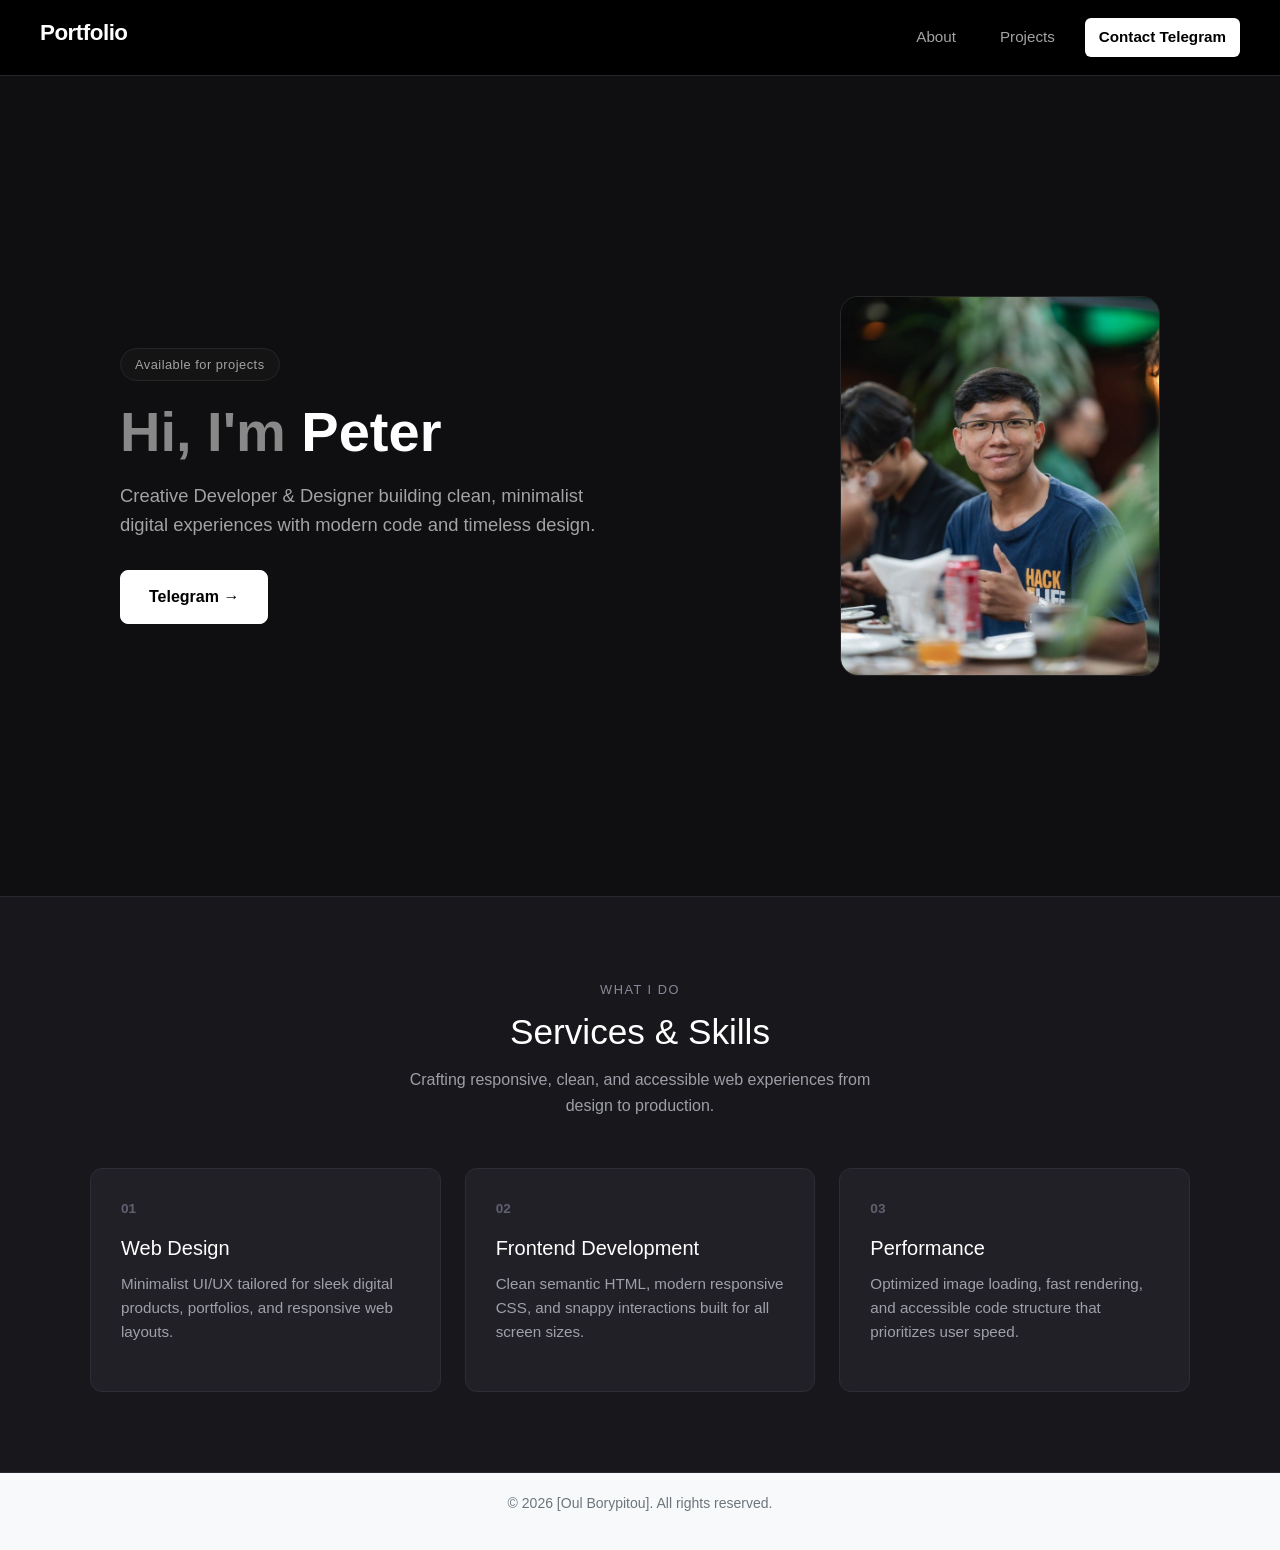
<file: home.html>
<!DOCTYPE html>
<html lang="en">
<head>

    <title>bprypitou-portfolio</title>

    <!-- Bootstrap CSS -->
    <link href="https://cdn.jsdelivr.net/npm/bootstrap@5.3.3/dist/css/bootstrap.min.css" rel="stylesheet">
    <link rel="stylesheet" href="style.css">

</head>

<body>
    <!-- 1. Header: Logo, navigation links, theme toggle -->
    <header>
        <nav>
            <h1><b>Portfolio</b></h1>
        </nav>
        <nav>
            <a href="#about">About</a>
            <a href="#projects">Projects</a>
            <a href="https://t.me/borypitououl" target="_blank">Contact Telegram</a>
        </nav>
    </header>
    <!--- 3body --->
    <section>
        <layer1>
            <!-- LEFT SIDE: Text, Bio & CTA Button -->
            <div class="intro-left">
                <span class="status-badge">Available for projects</span>
                <h1>Hi, I'm <span class="highlight">Peter</span></h1>
                <p class="description">
                Creative Developer & Designer building clean, minimalist digital experiences with modern code and timeless design.
                </p>
                <a href="https://t.me/borypitououl" target="_blank" class="btn-contact">Telegram &rarr;</a>
            </div>

            <!-- RIGHT SIDE: Dual Profile Image with Hover Transition -->
            <div class="intro-right">
                <div class="image-wrapper">
                <!-- Front image (Default) -->
                <img src="img/1borypitou.JPG" alt="Peter - Primary" class="img-front">
                <!-- Back image (Revealed on hover with smooth transparency switch) -->
                <img src="img/2borypitou.jpeg" alt="Peter - Secondary" class="img-back">
                </div>
            </div>
        </layer1>

        <layer2>
            <div class="layer2-container">
            <!-- Section Header -->
                <div class="layer2-header">
                    <span class="sub-title">What I Do</span>
                    <h2>Services & Skills</h2>
                    <p>Crafting responsive, clean, and accessible web experiences from design to production.</p>
                </div>

        <!-- 3 Feature / Service Cards -->
                <div class="cards-grid">
                    <div class="card">
                        <span class="card-num">01</span>
                        <h3>Web Design</h3>
                        <p>Minimalist UI/UX tailored for sleek digital products, portfolios, and responsive web layouts.</p>
                    </div>

                    <div class="card">
                        <span class="card-num">02</span>
                        <h3>Frontend Development</h3>
                        <p>Clean semantic HTML, modern responsive CSS, and snappy interactions built for all screen sizes.</p>
                    </div>

                    <div class="card">
                        <span class="card-num">03</span>
                        <h3>Performance</h3>
                        <p>Optimized image loading, fast rendering, and accessible code structure that prioritizes user speed.</p>
                    </div>
                </div>
            </div>
        </layer2>











    </section>
    
    
    
    <!-- 2. Main: Contains the primary content of the page -->










    <!-- 3. Footer: Copyright, social links -->
    <footer class="footer-css">
        <p>&copy; 2026 [Oul Borypitou]. All rights reserved.</p>
    </footer>
</body>
</html>
</file>
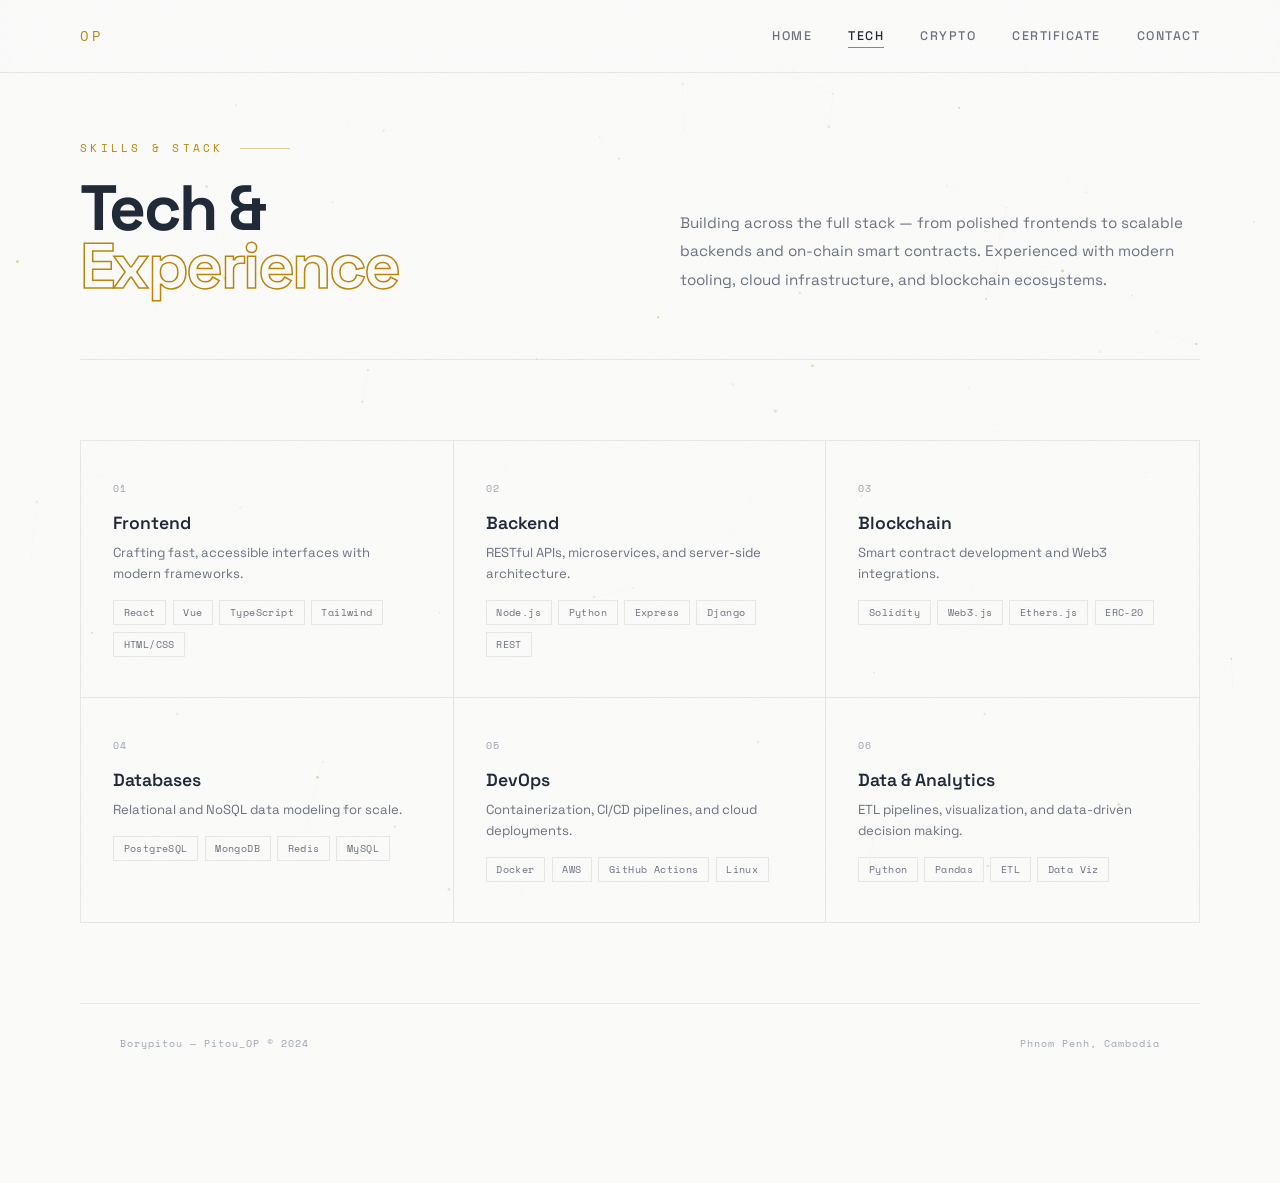
<file: tech.html>
<!DOCTYPE html>
<html lang="en">
<head>
  <meta charset="UTF-8">
  <meta name="viewport" content="width=device-width, initial-scale=1.0">
  <title>Borypitou — Tech</title>
  <link rel="preconnect" href="https://fonts.googleapis.com">
  <link rel="preconnect" href="https://fonts.gstatic.com" crossorigin>
  <link href="https://fonts.googleapis.com/css2?family=Space+Grotesk:wght@300;400;500;600;700&family=Space+Mono:wght@400;700&display=swap" rel="stylesheet">
  <style>
    *, *::before, *::after { margin: 0; padding: 0; box-sizing: border-box; }

    :root {
      --bg: #fafaf9;
      --surface: #f5f5f4;
      --surface2: #efefed;
      --border: rgba(0,0,0,0.08);
      --border-hover: rgba(0,0,0,0.14);
      --gold: #b8860b;
      --blue: #2563eb;
      --text: #1f2937;
      --text-2: #6b7280;
      --text-3: #9ca3af;
      --ease: cubic-bezier(0.16, 1, 0.3, 1);
    }

    html { scroll-behavior: smooth; }

    body {
      font-family: 'Space Grotesk', sans-serif;
      background: var(--bg);
      color: var(--text);
      overflow-x: hidden;
      min-height: 100vh;
    }

    body::before {
      content: '';
      position: fixed; inset: 0;
      background-image: url("data:image/svg+xml,%3Csvg viewBox='0 0 256 256' xmlns='http://www.w3.org/2000/svg'%3E%3Cfilter id='n'%3E%3CfeTurbulence type='fractalNoise' baseFrequency='0.9' numOctaves='4' stitchTiles='stitch'/%3E%3C/filter%3E%3Crect width='100%25' height='100%25' filter='url(%23n)' opacity='0.04'/%3E%3C/svg%3E");
      pointer-events: none; z-index: 9999; opacity: 0.4;
    }

    #canvas { position: fixed; inset: 0; z-index: 0; pointer-events: none; }

    nav {
      position: fixed; top: 0; left: 0; right: 0;
      z-index: 100; padding: 1.5rem 0;
      border-bottom: 1px solid var(--border);
      background: rgba(250,250,249,0.85);
      backdrop-filter: blur(20px) saturate(1.5);
    }

    .nav-inner {
      max-width: 1200px; margin: 0 auto; padding: 0 2.5rem;
      display: flex; justify-content: space-between; align-items: center; gap: 1.5rem;
      position: relative;
    }

    .nav-logo {
      font-family: 'Space Mono', monospace; font-size: 0.85rem;
      letter-spacing: 0.2em; color: var(--gold); text-transform: uppercase; text-decoration: none;
      flex-shrink: 0;
    }

    .nav-links { display: flex; flex-wrap: wrap; gap: 2.25rem; list-style: none; align-items: center; }

    .nav-links a {
      font-size: 0.78rem; letter-spacing: 0.12em; text-transform: uppercase;
      font-weight: 500; color: var(--text-2); text-decoration: none;
      transition: color 0.25s; position: relative; padding-bottom: 4px;
      display: inline-flex; align-items: center; gap: 0.4rem;
    }

    .nav-links a::after {
      content: ''; position: absolute; bottom: 0; left: 0; right: 0;
      height: 1px; background: var(--gold);
      transform: scaleX(0); transform-origin: left; transition: transform 0.3s var(--ease);
    }

    .nav-links a:hover { color: var(--text); }
    .nav-links a:hover::after, .nav-links a.active::after { transform: scaleX(1); }
    .nav-links a.active { color: var(--text); }

    .nav-toggle {
      display: none;
      flex-direction: column;
      justify-content: center;
      align-items: center;
      gap: 5px;
      width: 42px;
      height: 42px;
      background: transparent;
      border: 1px solid var(--border);
      border-radius: 4px;
      cursor: pointer;
      padding: 0;
      transition: border-color 0.25s;
    }

    .nav-toggle:hover { border-color: var(--gold); }

    .nav-toggle span {
      display: block;
      width: 18px;
      height: 1.5px;
      background: var(--text);
      transition: transform 0.3s var(--ease), opacity 0.2s;
    }

    .nav-toggle[aria-expanded="true"] span:nth-child(1) { transform: translateY(6.5px) rotate(45deg); }
    .nav-toggle[aria-expanded="true"] span:nth-child(2) { opacity: 0; }
    .nav-toggle[aria-expanded="true"] span:nth-child(3) { transform: translateY(-6.5px) rotate(-45deg); }

    .page-wrap {
      position: relative; z-index: 1;
      max-width: 1200px; margin: 0 auto; padding: 140px 2.5rem 100px;
    }

    .section-label {
      font-family: 'Space Mono', monospace; font-size: 0.68rem;
      letter-spacing: 0.3em; text-transform: uppercase; color: var(--gold);
      margin-bottom: 1.5rem; display: flex; align-items: center; gap: 1rem;
    }

    .section-label::after {
      content: ''; width: 50px; height: 1px;
      background: var(--gold); opacity: 0.4;
    }

    /* PAGE HEADER */
    .page-header {
      display: grid;
      grid-template-columns: 1fr 1fr;
      gap: 5rem;
      align-items: end;
      margin-bottom: 5rem;
      padding-bottom: 4rem;
      border-bottom: 1px solid var(--border);
    }

    .page-title {
      font-size: clamp(3rem, 5vw, 5.5rem);
      font-weight: 700;
      letter-spacing: -0.04em;
      line-height: 0.9;
    }

    .page-title .stroke {
      color: transparent;
      -webkit-text-stroke: 1.5px var(--gold);
    }

    .page-desc {
      color: var(--text-2);
      line-height: 1.9;
      font-size: 0.95rem;
      align-self: end;
    }

    /* SKILL GRID */
    .skill-list {
      display: grid;
      grid-template-columns: repeat(3, 1fr);
      border: 1px solid var(--border);
      margin-bottom: 5rem;
    }

    .skill-item {
      padding: 2.5rem 2rem;
      border-right: 1px solid var(--border);
      border-bottom: 1px solid var(--border);
      position: relative;
      overflow: hidden;
      transition: background 0.3s;
    }

    .skill-item:nth-child(3n)   { border-right: none; }
    .skill-item:nth-last-child(-n+3) { border-bottom: none; }
    .skill-item:hover { background: var(--surface2); }

    .skill-item::after {
      content: '';
      position: absolute;
      top: 0; left: 0; right: 0;
      height: 2px;
      background: linear-gradient(90deg, var(--gold), var(--blue));
      transform: scaleX(0);
      transform-origin: left;
      transition: transform 0.4s var(--ease);
    }

    .skill-item:hover::after { transform: scaleX(1); }

    .skill-num {
      font-family: 'Space Mono', monospace;
      font-size: 0.62rem; color: var(--text-3); letter-spacing: 0.1em; margin-bottom: 1rem;
    }

    .skill-name {
      font-size: 1.1rem; font-weight: 600; color: var(--text); margin-bottom: 0.5rem;
    }

    .skill-desc {
      font-size: 0.82rem; color: var(--text-2); line-height: 1.6; margin-bottom: 1rem;
    }

    .skill-tags { display: flex; flex-wrap: wrap; gap: 0.4rem; }

    .skill-tag {
      font-family: 'Space Mono', monospace; font-size: 0.62rem;
      padding: 0.25rem 0.6rem; border: 1px solid var(--border);
      color: var(--text-2); letter-spacing: 0.04em;
      transition: border-color 0.2s, color 0.2s;
    }

    .skill-item:hover .skill-tag { border-color: var(--border-hover); }

    /* EXPERIENCE TIMELINE */
    .exp-section { margin-bottom: 5rem; }

    .exp-section h3 {
      font-family: 'Space Mono', monospace;
      font-size: 0.68rem; letter-spacing: 0.25em;
      text-transform: uppercase; color: var(--gold);
      margin-bottom: 2rem; padding-bottom: 1rem;
      border-bottom: 1px solid var(--border);
    }

    .exp-list { display: flex; flex-direction: column; gap: 0; }

    .exp-item {
      display: grid;
      grid-template-columns: 160px 1fr;
      gap: 2rem;
      padding: 2rem 0;
      border-bottom: 1px solid var(--border);
      transition: background 0.3s;
    }

    .exp-item:last-child { border-bottom: none; }
    .exp-item:hover { background: rgba(200,169,110,0.02); }

    .exp-year {
      font-family: 'Space Mono', monospace;
      font-size: 0.72rem; color: var(--text-3); letter-spacing: 0.08em;
      padding-top: 0.2rem;
    }

    .exp-role {
      font-size: 1.05rem; font-weight: 600; color: var(--text); margin-bottom: 0.25rem;
    }

    .exp-place {
      font-family: 'Space Mono', monospace;
      font-size: 0.7rem; color: var(--gold); letter-spacing: 0.08em; margin-bottom: 0.5rem;
    }

    .exp-detail {
      font-size: 0.85rem; color: var(--text-2); line-height: 1.7;
    }

    /* FADE */
    .fade-up {
      opacity: 0; transform: translateY(28px);
      transition: opacity 0.7s var(--ease), transform 0.7s var(--ease);
    }
    .fade-up.v { opacity: 1; transform: translateY(0); }

    footer {
      border-top: 1px solid var(--border);
      padding: 2rem 2.5rem;
      display: flex; justify-content: space-between; align-items: center;
      flex-wrap: wrap; gap: 0.75rem;
      max-width: 1200px; margin: 0 auto;
    }

    footer span {
      font-family: 'Space Mono', monospace;
      font-size: 0.62rem; color: var(--text-3); letter-spacing: 0.1em;
    }

    @media (max-width: 900px) {
      .nav-inner { padding: 0 1.5rem; }
      .nav-links { gap: 1.4rem; }
      .page-header { grid-template-columns: 1fr; gap: 2rem; }
      .skill-list { grid-template-columns: repeat(2, 1fr); }
      .skill-item:nth-child(3n) { border-right: 1px solid var(--border); }
      .skill-item:nth-child(2n) { border-right: none; }
      .skill-item:nth-last-child(-n+3) { border-bottom: 1px solid var(--border); }
      .skill-item:nth-last-child(-n+2) { border-bottom: none; }
    }

    @media (max-width: 768px) {
      nav { padding: 1rem 0; }
      .nav-toggle { display: flex; }
      .nav-links {
        display: none;
        position: absolute;
        top: calc(100% + 1rem + 1px);
        left: 0;
        right: 0;
        flex-direction: column;
        align-items: stretch;
        gap: 0;
        background: rgba(250, 250, 249, 0.97);
        backdrop-filter: blur(20px) saturate(1.5);
        border-bottom: 1px solid var(--border);
        padding: 0.5rem 1.5rem 1rem;
        box-shadow: 0 12px 30px rgba(0, 0, 0, 0.06);
      }
      .nav-links.open { display: flex; }
      .nav-links li { width: 100%; }
      .nav-links a {
        width: 100%;
        padding: 0.9rem 0;
        border-bottom: 1px solid var(--border);
        justify-content: space-between;
      }
      .nav-links li:last-child a { border-bottom: none; }
      .nav-links a::after { display: none; }
      .nav-links a.active { color: var(--gold); }
    }

    @media (max-width: 600px) {
      .page-wrap { padding: 110px 1.5rem 80px; }
      .skill-list { grid-template-columns: 1fr; }
      .skill-item { border-right: none; }
      .exp-item { grid-template-columns: 1fr; gap: 0.5rem; }
    }
  </style>
</head>
<body>

<canvas id="canvas"></canvas>

<nav aria-label="Primary">
  <div class="nav-inner">
    <a href="index.html" class="nav-logo">OP</a>
    <button type="button" class="nav-toggle" aria-expanded="false" aria-controls="nav-menu" aria-label="Toggle navigation">
      <span></span>
      <span></span>
      <span></span>
    </button>
    <ul class="nav-links" id="nav-menu">
      <li><a href="index.html">Home</a></li>
      <li><a href="tech.html" class="active" aria-current="page">Tech</a></li>
      <li><a href="crypto.html">Crypto</a></li>
      <li><a href="certificate.html">Certificate</a></li>
      <li><a href="contact.html">Contact</a></li>
    </ul>
  </div>
</nav>

<div class="page-wrap">
  <div class="section-label">Skills &amp; Stack</div>

  <div class="page-header fade-up">
    <h1 class="page-title">
      Tech &amp;<br>
      <span class="stroke">Experience</span>
    </h1>
    <p class="page-desc">
      Building across the full stack — from polished frontends to scalable backends and on-chain smart contracts. Experienced with modern tooling, cloud infrastructure, and blockchain ecosystems.
    </p>
  </div>

  <div class="skill-list fade-up">
    <div class="skill-item">
      <div class="skill-num">01</div>
      <div class="skill-name">Frontend</div>
      <div class="skill-desc">Crafting fast, accessible interfaces with modern frameworks.</div>
      <div class="skill-tags">
        <span class="skill-tag">React</span>
        <span class="skill-tag">Vue</span>
        <span class="skill-tag">TypeScript</span>
        <span class="skill-tag">Tailwind</span>
        <span class="skill-tag">HTML/CSS</span>
      </div>
    </div>
    <div class="skill-item">
      <div class="skill-num">02</div>
      <div class="skill-name">Backend</div>
      <div class="skill-desc">RESTful APIs, microservices, and server-side architecture.</div>
      <div class="skill-tags">
        <span class="skill-tag">Node.js</span>
        <span class="skill-tag">Python</span>
        <span class="skill-tag">Express</span>
        <span class="skill-tag">Django</span>
        <span class="skill-tag">REST</span>
      </div>
    </div>
    <div class="skill-item">
      <div class="skill-num">03</div>
      <div class="skill-name">Blockchain</div>
      <div class="skill-desc">Smart contract development and Web3 integrations.</div>
      <div class="skill-tags">
        <span class="skill-tag">Solidity</span>
        <span class="skill-tag">Web3.js</span>
        <span class="skill-tag">Ethers.js</span>
        <span class="skill-tag">ERC-20</span>
      </div>
    </div>
    <div class="skill-item">
      <div class="skill-num">04</div>
      <div class="skill-name">Databases</div>
      <div class="skill-desc">Relational and NoSQL data modeling for scale.</div>
      <div class="skill-tags">
        <span class="skill-tag">PostgreSQL</span>
        <span class="skill-tag">MongoDB</span>
        <span class="skill-tag">Redis</span>
        <span class="skill-tag">MySQL</span>
      </div>
    </div>
    <div class="skill-item">
      <div class="skill-num">05</div>
      <div class="skill-name">DevOps</div>
      <div class="skill-desc">Containerization, CI/CD pipelines, and cloud deployments.</div>
      <div class="skill-tags">
        <span class="skill-tag">Docker</span>
        <span class="skill-tag">AWS</span>
        <span class="skill-tag">GitHub Actions</span>
        <span class="skill-tag">Linux</span>
      </div>
    </div>
    <div class="skill-item">
      <div class="skill-num">06</div>
      <div class="skill-name">Data &amp; Analytics</div>
      <div class="skill-desc">ETL pipelines, visualization, and data-driven decision making.</div>
      <div class="skill-tags">
        <span class="skill-tag">Python</span>
        <span class="skill-tag">Pandas</span>
        <span class="skill-tag">ETL</span>
        <span class="skill-tag">Data Viz</span>
      </div>
    </div>
  </div>

  <footer>
    <span>Borypitou &mdash; Pitou_OP &copy; 2024</span>
    <span>Phnom Penh, Cambodia</span>
  </footer>
</div>

<script>
  const canvas = document.getElementById('canvas');
  const ctx = canvas.getContext('2d');
  let W, H, particles = [];
  function resize() { W = canvas.width = window.innerWidth; H = canvas.height = window.innerHeight; }
  resize(); window.addEventListener('resize', resize);
  class P {
    constructor() { this.reset(); }
    reset() {
      this.x = Math.random()*W; this.y = Math.random()*H;
      this.r = Math.random()*1.2+0.3;
      this.vx = (Math.random()-0.5)*0.3; this.vy = (Math.random()-0.5)*0.3;
      this.a = Math.random()*0.35+0.05;
    }
    update() {
      this.x += this.vx; this.y += this.vy;
      if (this.x<0||this.x>W||this.y<0||this.y>H) this.reset();
    }
    draw() {
      ctx.beginPath(); ctx.arc(this.x,this.y,this.r,0,Math.PI*2);
      ctx.fillStyle=`rgba(184,134,11,${this.a})`; ctx.fill();
    }
  }
  for (let i=0;i<80;i++) particles.push(new P());
  function loop() {
    ctx.clearRect(0,0,W,H);
    particles.forEach(p=>{p.update();p.draw();});
    for (let i=0;i<particles.length;i++) for (let j=i+1;j<particles.length;j++) {
      const dx=particles[i].x-particles[j].x, dy=particles[i].y-particles[j].y;
      const d=Math.sqrt(dx*dx+dy*dy);
      if (d<120) {
        ctx.beginPath(); ctx.moveTo(particles[i].x,particles[i].y); ctx.lineTo(particles[j].x,particles[j].y);
        ctx.strokeStyle=`rgba(184,134,11,${0.07*(1-d/120)})`; ctx.lineWidth=0.5; ctx.stroke();
      }
    }
    requestAnimationFrame(loop);
  }
  loop();
  const obs = new IntersectionObserver(e=>e.forEach(x=>{if(x.isIntersecting)x.target.classList.add('v');}),{threshold:0.08});
  document.querySelectorAll('.fade-up').forEach(el=>obs.observe(el));

  // Mobile nav toggle
  const navToggle = document.querySelector('.nav-toggle');
  const navMenu = document.getElementById('nav-menu');
  if (navToggle && navMenu) {
    const closeMenu = () => {
      navToggle.setAttribute('aria-expanded', 'false');
      navMenu.classList.remove('open');
    };
    navToggle.addEventListener('click', () => {
      const expanded = navToggle.getAttribute('aria-expanded') === 'true';
      navToggle.setAttribute('aria-expanded', String(!expanded));
      navMenu.classList.toggle('open', !expanded);
    });
    navMenu.querySelectorAll('a').forEach(link => link.addEventListener('click', closeMenu));
    document.addEventListener('click', e => {
      if (!e.target.closest('nav')) closeMenu();
    });
    document.addEventListener('keydown', e => {
      if (e.key === 'Escape') closeMenu();
    });
    window.addEventListener('resize', () => {
      if (window.innerWidth > 768) closeMenu();
    });
  }
</script>
</body>
</html>
</file>
<file: style.css>
/* ===================================================
   1. GLOBAL RESET & BASE STYLES
   =================================================== */
* {
    margin: 0;
    padding: 0;
    box-sizing: border-box;
    font-family: -apple-system, BlinkMacSystemFont, "Segoe UI", Roboto, sans-serif;
}

body {
    background-color: #0F0F11;
    color: #EDEDED; /* Soft white so text isn't piercingly bright */
}

/* ===================================================
   2. HEADER CONTAINER (DESKTOP & LAPTOP FIRST)
   =================================================== */
header {
    background-color: #000000;              /* Solid black header */
    border-bottom: 1px solid #262626;       /* Subtle dark-gray bottom border */
    padding: 18px 40px;                     /* Spacing around the header */
    
    /* Flexbox puts Logo on the LEFT and Nav on the RIGHT */
    display: flex;
    justify-content: space-between;
    align-items: center;

    /* Keeps header fixed to the top when scrolling */
    position: sticky;
    top: 0;
    z-index: 1000;
}

/* ===================================================
   3. LEFT SIDE (PORTFOLIO LOGO / TEXT)
   =================================================== */
header nav:first-child h1 {
    font-size: 1.4rem;
    letter-spacing: -0.5px;
    color: #ffffff;
    user-select: none;
}

/* ===================================================
   4. RIGHT SIDE (NAVIGATION LINKS & BUTTONS)
   =================================================== */
header nav:last-child {
    display: flex;
    align-items: center;
    gap: 16px; /* Space between each navigation link */
}

/* Default link styles */
header nav:last-child a {
    text-decoration: none;
    color: #a3a3a3;                /* Muted gray for non-active links */
    font-size: 0.95rem;
    font-weight: 500;
    padding: 8px 14px;
    border-radius: 6px;
    transition: all 0.2s ease-in-out;
}

/* Hover effect on links */
header nav:last-child a:hover {
    color: #ffffff;
    background-color: #1a1a1a;     /* Subtle dark hover background */
}

/* Turn the last link ("Contact") into a clean high-contrast button */
header nav:last-child a:last-child {
    background-color: #ffffff;     /* White solid button */
    color: #000000;                /* Black text */
    font-weight: 600;
}

header nav:last-child a:last-child:hover {
    background-color: #e5e5e5;     /* Slightly dimmer white on hover */
    transform: translateY(-1px);   /* Subtle lift effect */
}

/* ===================================================
   5. RESPONSIVE DESIGN (FOR MOBILE PHONES)
   =================================================== */
@media (max-width: 600px) {
    header {
        /* Stack the brand on top and links below on small screens */
        flex-direction: column;
        padding: 16px 20px;
        gap: 14px;
    }

    /* Keep the logo centered or slightly prominent on mobile */
    header nav:first-child h1 {
        font-size: 1.3rem;
    }

    /* Make links fill nicely horizontally on mobile */
    header nav:last-child {
        width: 100%;
        justify-content: center;
        gap: 8px;
    }

    header nav:last-child a {
        font-size: 0.85rem;
        padding: 6px 12px;
    }
}






/* ===================================================
   Layer1
   =================================================== */
/* ===================================================
   LAYER 1 (HERO SECTION) - MAIN CONTAINER
   =================================================== */
layer1 {
    display: flex;
    align-items: center;
    justify-content: space-between;
    gap: 40px;
    max-width: 1100px;
    margin: 0 auto;
    padding: 80px 30px;
    min-height: calc(100vh - 80px); /* Centers nicely on laptop screen */
}

/* ===================================================
   LEFT COLUMN: TEXT, BIO & CONTACT BUTTON
   =================================================== */
.intro-left {
    flex: 1;
    display: flex;
    flex-direction: column;
    align-items: flex-start;
}

/* Small status pill above the name */
.status-badge {
    font-size: 0.8rem;
    color: #a3a3a3;
    border: 1px solid #262626;
    padding: 6px 14px;
    border-radius: 20px;
    margin-bottom: 20px;
    background-color: #141414;
    letter-spacing: 0.5px;
}

/* Big Name Title */
.intro-left h1 {
    font-size: 3.5rem;
    line-height: 1.1;
    color: #888888;          /* Muted gray for "Hi, I'm" */
    margin-bottom: 18px;
    font-weight: 700;
}

.intro-left h1 .highlight {
    color: #ffffff;          /* Pure white to make "Peter" pop */
}

/* Paragraph Description */
.description {
    font-size: 1.15rem;
    line-height: 1.6;
    color: #a3a3a3;          /* Soft readable light gray */
    margin-bottom: 30px;
    max-width: 520px;
}

/* Attractive Contact Button */
.btn-contact {
    display: inline-block;
    background-color: #ffffff;
    color: #000000;
    text-decoration: none;
    font-size: 1rem;
    font-weight: 600;
    padding: 14px 28px;
    border-radius: 8px;
    border: 1px solid #ffffff;
    transition: all 0.25s ease-in-out;
}

/* Button Hover State */
.btn-contact:hover {
    background-color: #000000;
    color: #ffffff;
    transform: translateY(-2px);
    box-shadow: 0 8px 20px rgba(255, 255, 255, 0.1);
}

/* ===================================================
   RIGHT COLUMN: CROPPED IMAGE & HOVER SWITCH
   =================================================== */
.intro-right {
    flex: 1;
    display: flex;
    justify-content: flex-end;
}

/* Frame container with crop (overflow: hidden) */
.image-wrapper {
    position: relative;
    width: 320px;
    height: 380px;
    border-radius: 18px;              /* Rounded modern border */
    overflow: hidden;                 /* Crops images neatly inside */
    border: 1px solid #262626;        /* Subtle outline */
    background-color: #171717;
}

/* Shared image styles */
.image-wrapper img {
    position: absolute;
    top: 0;
    left: 0;
    width: 100%;
    height: 100%;
    object-fit: cover;               /* Ensures image fills without stretching */
    transition: opacity 0.4s ease, transform 0.4s ease;
}

/* Back image is hidden by default */
.img-back {
    opacity: 0;
}

/* Hover effect: Front image fades out, Back image fades in & zooms slightly */
.image-wrapper:hover .img-front {
    opacity: 0;
}

.image-wrapper:hover .img-back {
    opacity: 1;
    transform: scale(1.04);
}

/* ===================================================
   RESPONSIVE DESIGN (TABLETS & MOBILE PHONES)
   =================================================== */
@media (max-width: 768px) {
    layer1 {
        flex-direction: column-reverse; /* Puts image at the top or adjusts order */
        text-align: center;
        padding: 50px 20px;
        gap: 32px;
    }

    .intro-left {
        align-items: center; /* Center-align everything on mobile */
    }

    .intro-left h1 {
        font-size: 2.5rem;
    }

    .description {
        font-size: 1rem;
    }

    .intro-right {
        justify-content: center;
        width: 100%;
    }

    /* Smaller photo size tailored for mobile phone screens */
    .image-wrapper {
        width: 240px;
        height: 290px;
    }
}



/* ===================================================
   Layer2
   =================================================== */
/* ===================================================
   LAYER 2 - LIGHTER DARK SECTION
   =================================================== */
layer2 {
    display: block;
    width: 100%;
    /* Lighter than the #0F0F11 body background for visual depth */
    background-color: #18181C;
    /* Subtle borders to frame the section */
    border-top: 1px solid #282830;
    border-bottom: 1px solid #282830;
    padding: 80px 20px;
}

/* Constrained inner wrapper to keep content centered */
.layer2-container {
    max-width: 1100px;
    margin: 0 auto;
}

/* ===================================================
   SECTION HEADER (TITLE & SUBTITLE)
   =================================================== */
.layer2-header {
    text-align: center;
    margin-bottom: 50px;
}

.layer2-header .sub-title {
    font-size: 0.8rem;
    letter-spacing: 1.5px;
    text-transform: uppercase;
    color: #888899;
}

.layer2-header h2 {
    font-size: 2.2rem;
    color: #ffffff;
    margin: 10px 0 14px;
}

.layer2-header p {
    font-size: 1rem;
    color: #9e9ea8;
    max-width: 500px;
    margin: 0 auto;
    line-height: 1.6;
}

/* ===================================================
   CARDS GRID (RESPONSIVE)
   =================================================== */
.cards-grid {
    display: grid;
    /* 3 equal columns on desktop; wraps automatically as screen shrinks */
    grid-template-columns: repeat(auto-fit, minmax(280px, 1fr));
    gap: 24px;
}

/* Individual Card (uses an even lighter shade for tactile layering) */
.card {
    background-color: #202026;
    border: 1px solid #2d2d38;
    border-radius: 12px;
    padding: 30px;
    transition: transform 0.25s ease, border-color 0.25s ease;
}

/* Subtle lift effect on hover */
.card:hover {
    transform: translateY(-4px);
    border-color: #4a4a5a;
}

.card-num {
    display: block;
    font-size: 0.85rem;
    font-weight: 700;
    color: #606070;
    margin-bottom: 16px;
}

.card h3 {
    font-size: 1.25rem;
    color: #ffffff;
    margin-bottom: 12px;
}

.card p {
    font-size: 0.95rem;
    line-height: 1.6;
    color: #a0a0ab;
}

/* ===================================================
   RESPONSIVE DESIGN (MOBILE PHONES)
   =================================================== */
@media (max-width: 600px) {
    layer2 {
        padding: 60px 16px;
    }

    .layer2-header h2 {
        font-size: 1.75rem;
    }

    .cards-grid {
        /* Forces single column layout on phones */
        grid-template-columns: 1fr;
        gap: 16px;
    }

    .card {
        padding: 24px;
    }
}










.footer-css {
    background-color: #f8f9fa;
    padding: 20px 0;
    text-align: center;
    font-size: 14px;
    color: #6c757d;
}
</file>
